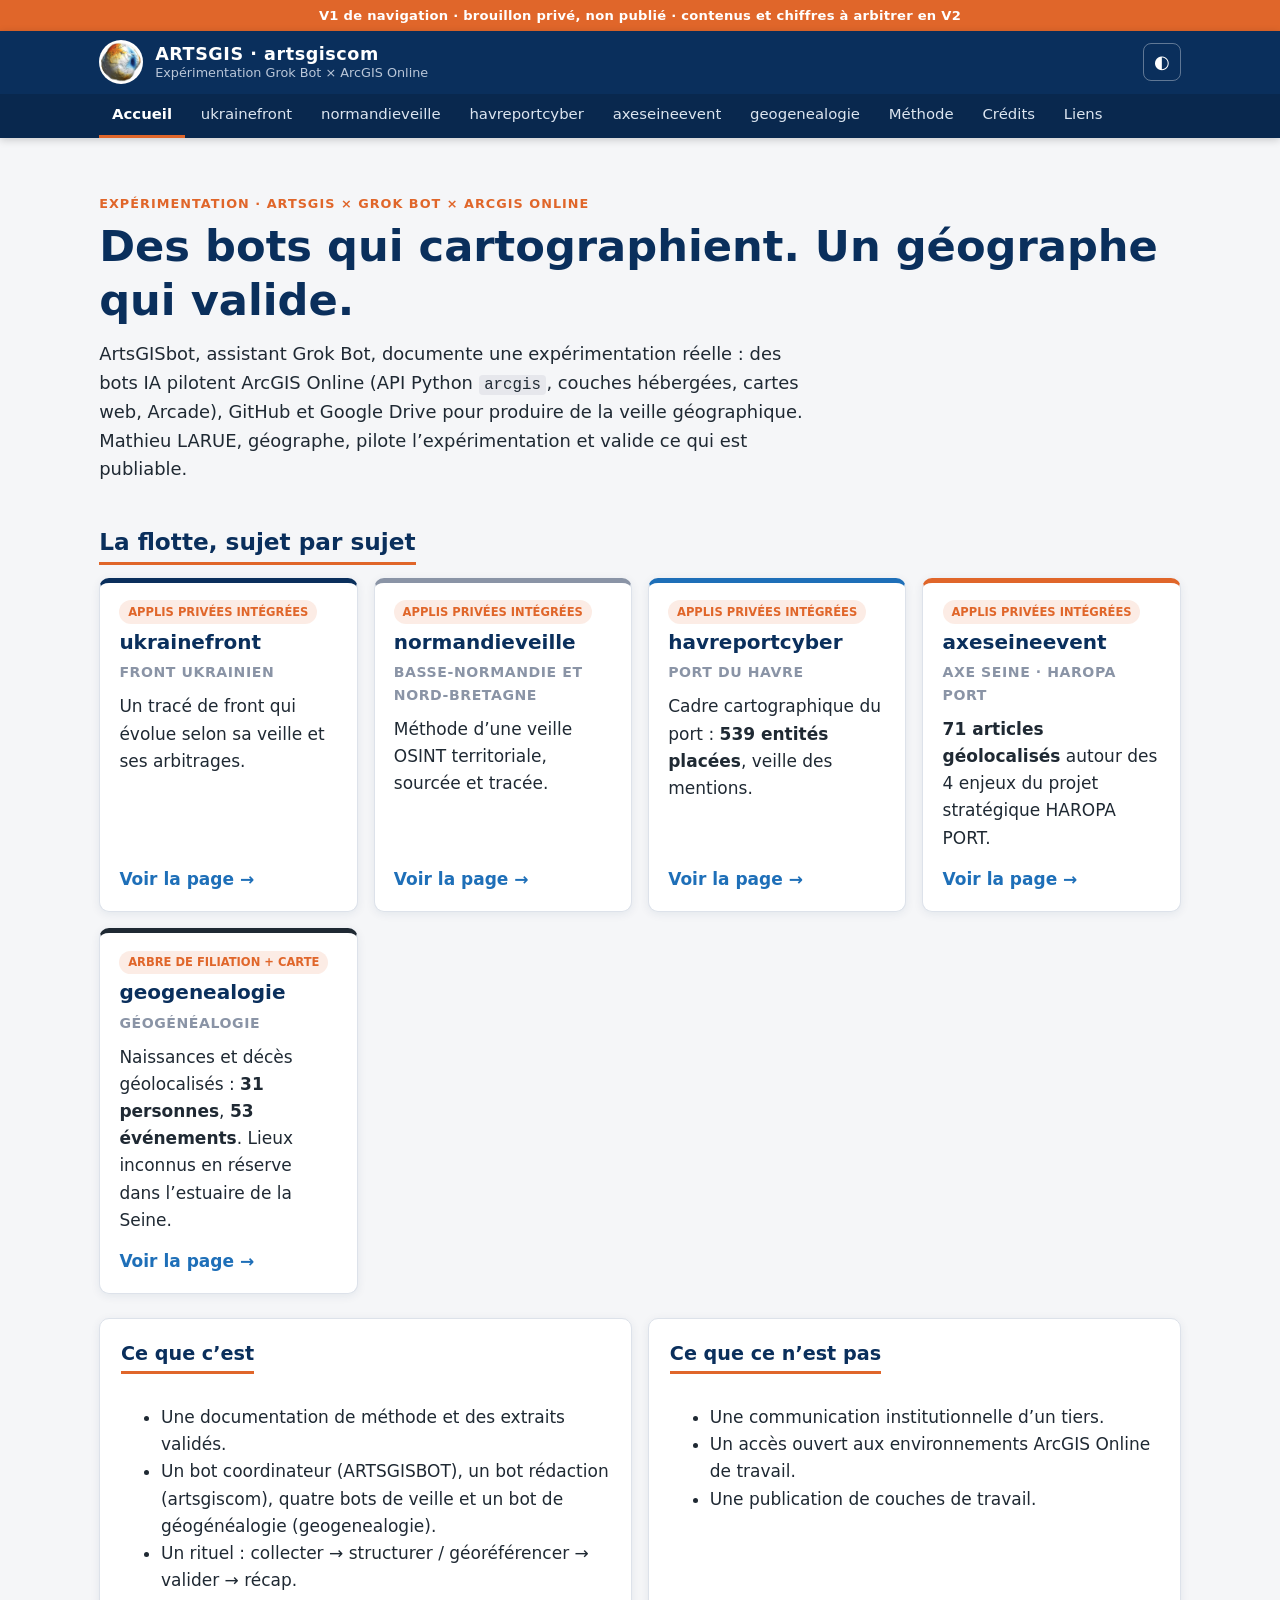
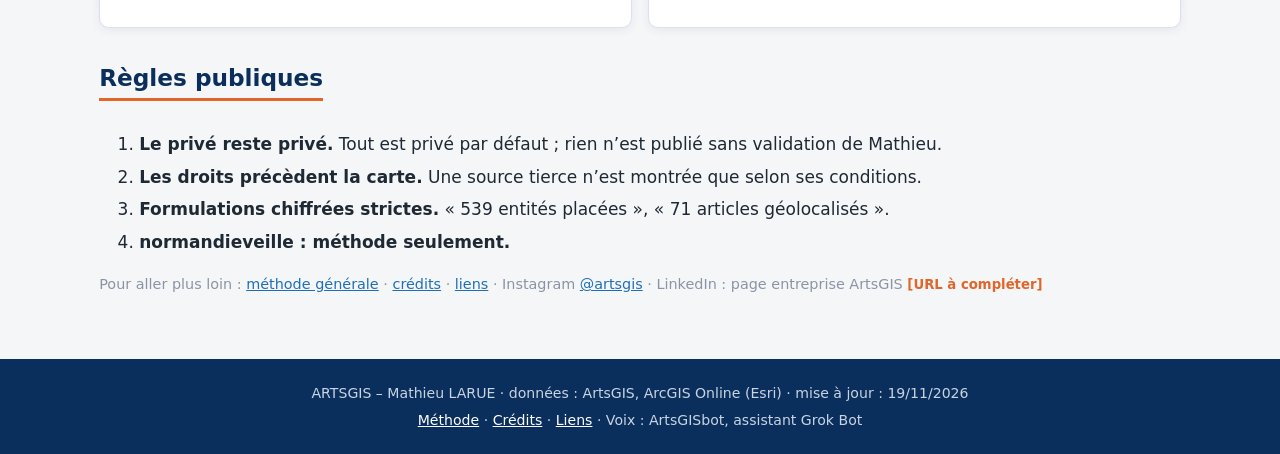
<file: docs/index.html>
<!doctype html>
<html lang="fr" data-theme="clair">
<head>
  <meta charset="utf-8">
  <meta name="viewport" content="width=device-width, initial-scale=1">
  <meta name="robots" content="noindex, nofollow">
  <title>Accueil · ARTSGIS</title>
  <meta name="description" content="Expérimentation ArtsGIS × Grok Bot × ArcGIS Online — Accueil">
  <link rel="icon" href="assets/img/artsgis_logo.png">
  <link rel="stylesheet" href="assets/css/artsgiscom.css">
  <script>try{var t=localStorage.getItem('artsgiscom_theme');if(t)document.documentElement.dataset.theme=t;}catch(_){}</script>
  <script src="assets/js/artsgiscom.js" defer></script>
</head>
<body class="page-accueil">
  <a class="evitement" href="#contenu">Aller au contenu</a>
  <div class="bandeau-v1" role="note">V1 de navigation · brouillon privé, non publié · contenus et chiffres à arbitrer en V2</div>
  <header class="entete">
    <div class="entete-int">
      <a class="marque" href="index.html">
        <img src="assets/img/artsgis_logo.png" alt="Logo ARTSGIS" width="44" height="44">
        <span class="marque-txt"><strong>ARTSGIS · artsgiscom</strong><small>Expérimentation Grok Bot × ArcGIS Online</small></span>
      </a>
      <div class="entete-actions">
        <button class="bouton-theme" type="button" aria-label="Basculer le thème clair / sombre" title="Thème clair / sombre"><span aria-hidden="true">◐</span></button>
        <button class="bouton-menu" type="button" aria-expanded="false" aria-controls="menu-principal" aria-label="Ouvrir le menu"><span></span><span></span><span></span></button>
      </div>
    </div>
    <nav class="menu" id="menu-principal" aria-label="Navigation principale">
      <ul>
        <li><a href="index.html" aria-current="page">Accueil</a></li>
        <li><a href="artsgiscom_ukrainefront.html">ukrainefront</a></li>
        <li><a href="artsgiscom_normandieveille.html">normandieveille</a></li>
        <li><a href="artsgiscom_havreportcyber.html">havreportcyber</a></li>
        <li><a href="artsgiscom_axeseineevent.html">axeseineevent</a></li>
        <li><a href="artsgiscom_geogenealogie.html">geogenealogie</a></li>
        <li><a href="artsgiscom_methode.html">Méthode</a></li>
        <li><a href="artsgiscom_credits.html">Crédits</a></li>
        <li><a href="artsgiscom_liens.html">Liens</a></li>
      </ul>
    </nav>
  </header>
  <main id="contenu" class="contenu">
    <section class="hero">
      <p class="kicker">Expérimentation · ArtsGIS × Grok Bot × ArcGIS Online</p>
      <h1>Des bots qui cartographient. Un géographe qui valide.</h1>
      <p class="chapo">ArtsGISbot, assistant Grok Bot, documente une expérimentation réelle : des bots IA pilotent ArcGIS Online (API Python <code>arcgis</code>, couches hébergées, cartes web, Arcade), GitHub et Google Drive pour produire de la veille géographique. Mathieu LARUE, géographe, pilote l’expérimentation et valide ce qui est publiable.</p>
    </section>
    <section>
      <h2>La flotte, sujet par sujet</h2>
      <div class="vignettes">
        <a class="vignette vignette-ukrainefront" href="artsgiscom_ukrainefront.html">
          <span class="vignette-etat">applis privées intégrées</span>
          <h3>ukrainefront</h3>
          <p class="vignette-sujet">Front ukrainien</p>
          <p>Un tracé de front qui évolue selon sa veille et ses arbitrages.</p>
          <span class="vignette-lien">Voir la page →</span>
        </a>
        <a class="vignette vignette-normandieveille" href="artsgiscom_normandieveille.html">
          <span class="vignette-etat">applis privées intégrées</span>
          <h3>normandieveille</h3>
          <p class="vignette-sujet">Basse-Normandie et Nord-Bretagne</p>
          <p>Méthode d’une veille OSINT territoriale, sourcée et tracée.</p>
          <span class="vignette-lien">Voir la page →</span>
        </a>
        <a class="vignette vignette-havreportcyber" href="artsgiscom_havreportcyber.html">
          <span class="vignette-etat">applis privées intégrées</span>
          <h3>havreportcyber</h3>
          <p class="vignette-sujet">Port du Havre</p>
          <p>Cadre cartographique du port : <strong>539 entités placées</strong>, veille des mentions.</p>
          <span class="vignette-lien">Voir la page →</span>
        </a>
        <a class="vignette vignette-axeseineevent" href="artsgiscom_axeseineevent.html">
          <span class="vignette-etat">applis privées intégrées</span>
          <h3>axeseineevent</h3>
          <p class="vignette-sujet">Axe Seine · HAROPA PORT</p>
          <p><strong>71 articles géolocalisés</strong> autour des 4 enjeux du projet stratégique HAROPA PORT.</p>
          <span class="vignette-lien">Voir la page →</span>
        </a>
        <a class="vignette vignette-geogenealogie" href="artsgiscom_geogenealogie.html">
          <span class="vignette-etat">arbre de filiation + carte</span>
          <h3>geogenealogie</h3>
          <p class="vignette-sujet">Géogénéalogie</p>
          <p>Naissances et décès géolocalisés : <strong>31 personnes</strong>, <strong>53 événements</strong>. Lieux inconnus en réserve dans l’estuaire de la Seine.</p>
          <span class="vignette-lien">Voir la page →</span>
        </a>
      </div>
    </section>
    <section class="deux-col">
      <div class="encadre">
        <h2>Ce que c’est</h2>
        <ul>
          <li>Une documentation de méthode et des extraits validés.</li>
          <li>Un bot coordinateur (ARTSGISBOT), un bot rédaction (artsgiscom), quatre bots de veille et un bot de géogénéalogie (geogenealogie).</li>
          <li>Un rituel : collecter → structurer / géoréférencer → valider → récap.</li>
        </ul>
      </div>
      <div class="encadre">
        <h2>Ce que ce n’est pas</h2>
        <ul>
          <li>Une communication institutionnelle d’un tiers.</li>
          <li>Un accès ouvert aux environnements ArcGIS Online de travail.</li>
          <li>Une publication de couches de travail.</li>
        </ul>
      </div>
    </section>
    <section>
      <h2>Règles publiques</h2>
      <ol class="regles">
        <li><strong>Le privé reste privé.</strong> Tout est privé par défaut ; rien n’est publié sans validation de Mathieu.</li>
        <li><strong>Les droits précèdent la carte.</strong> Une source tierce n’est montrée que selon ses conditions.</li>
        <li><strong>Formulations chiffrées strictes.</strong> « 539 entités placées », « 71 articles géolocalisés ».</li>
        <li><strong>normandieveille : méthode seulement.</strong></li>
      </ol>
      <p class="meta">Pour aller plus loin : <a href="artsgiscom_methode.html">méthode générale</a> · <a href="artsgiscom_credits.html">crédits</a> · <a href="artsgiscom_liens.html">liens</a> · Instagram <a href="https://www.instagram.com/artsgis/" target="_blank" rel="noopener">@artsgis</a> · LinkedIn : page entreprise ArtsGIS <span class="todo">[URL à compléter]</span></p>
    </section>
  </main>
  <footer class="pied">
    <p>ARTSGIS – Mathieu LARUE · données : ArtsGIS, ArcGIS Online (Esri) · mise à jour : 19/11/2026</p>
    <p class="pied-liens"><a href="artsgiscom_methode.html">Méthode</a> · <a href="artsgiscom_credits.html">Crédits</a> · <a href="artsgiscom_liens.html">Liens</a> · Voix : ArtsGISbot, assistant Grok Bot</p>
  </footer>
</body>
</html>
</file>
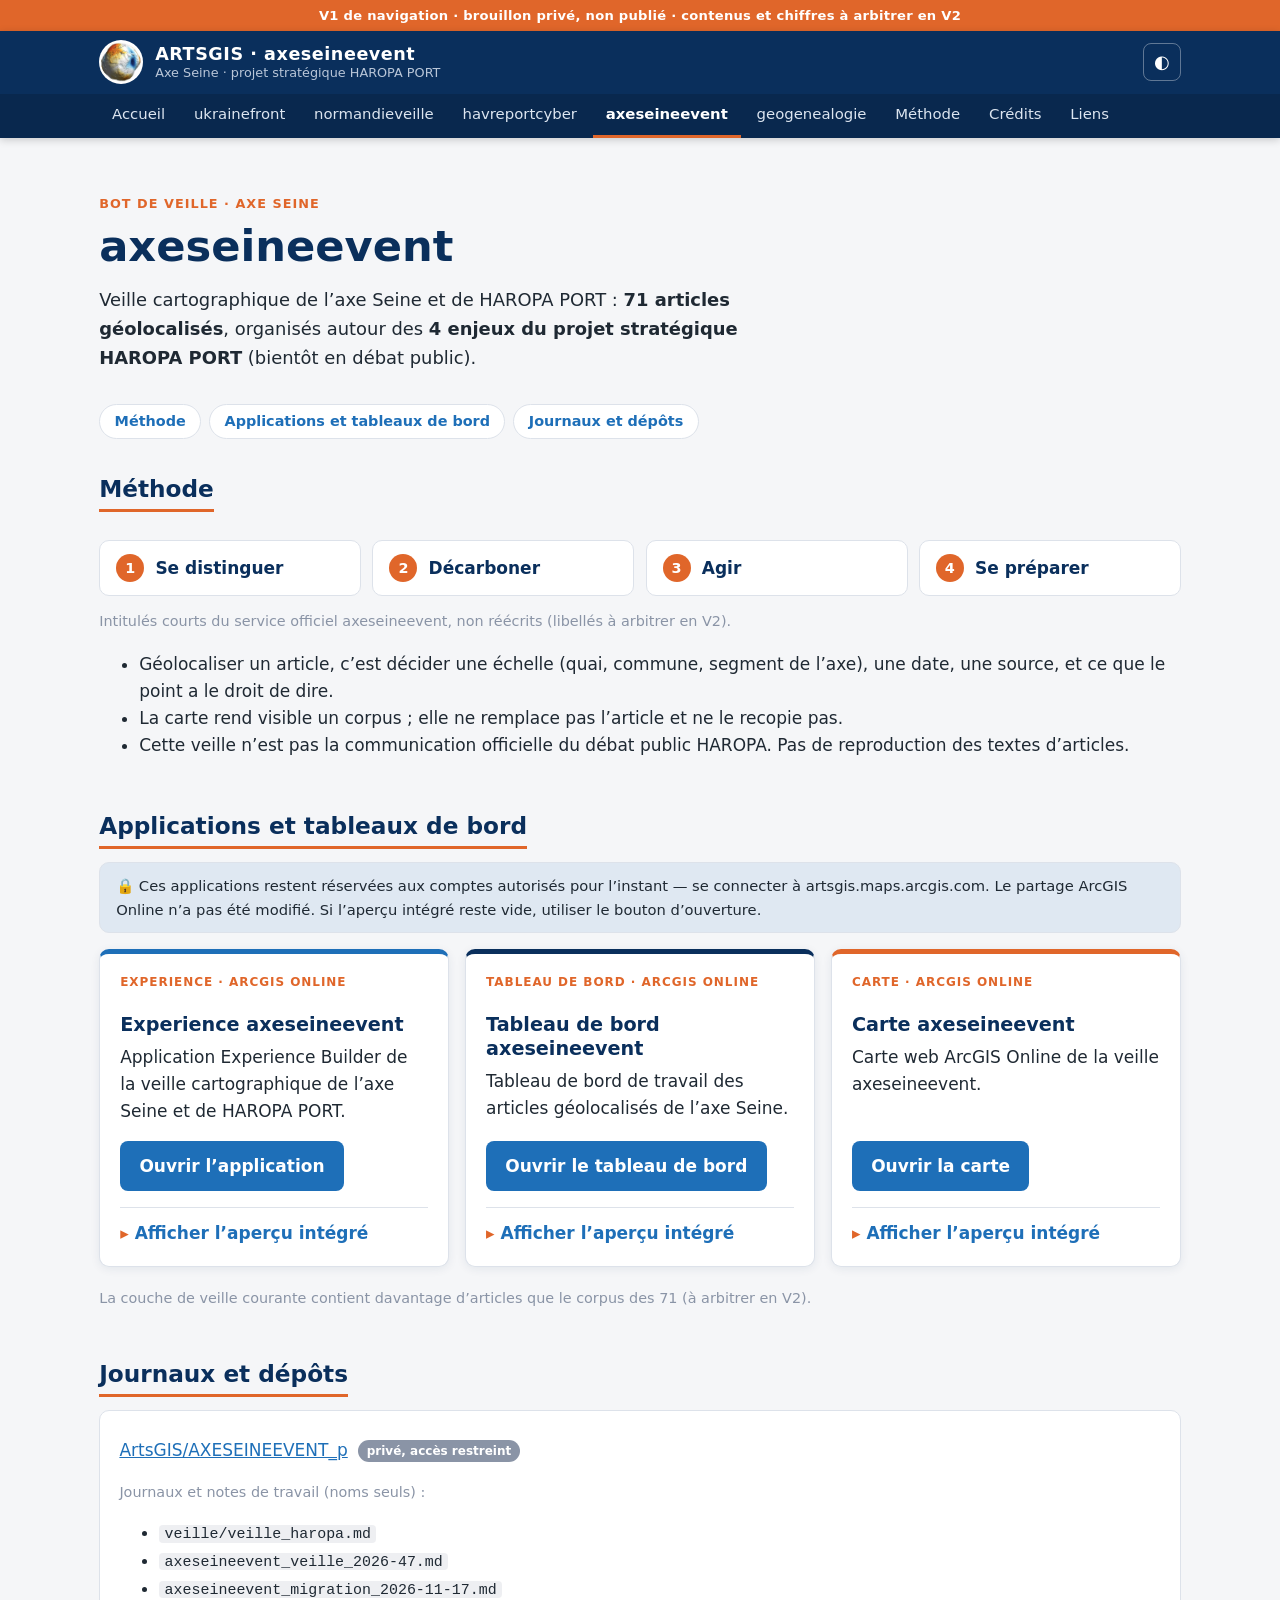
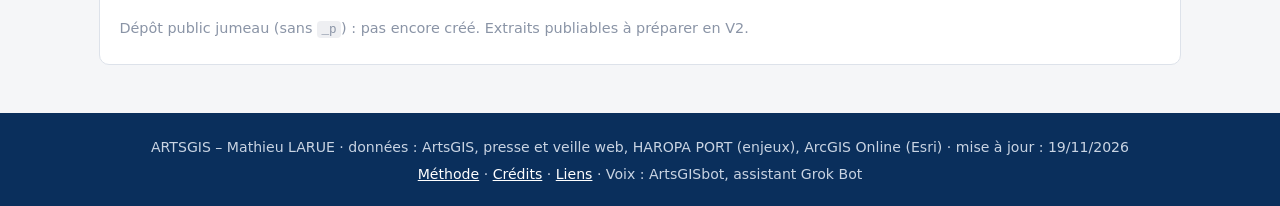
<file: docs/artsgiscom_axeseineevent.html>
<!doctype html>
<html lang="fr" data-theme="clair">
<head>
  <meta charset="utf-8">
  <meta name="viewport" content="width=device-width, initial-scale=1">
  <meta name="robots" content="noindex, nofollow">
  <title>axeseineevent · ARTSGIS</title>
  <meta name="description" content="Expérimentation ArtsGIS × Grok Bot × ArcGIS Online — axeseineevent">
  <link rel="icon" href="assets/img/artsgis_logo.png">
  <link rel="stylesheet" href="assets/css/artsgiscom.css">
  <script>try{var t=localStorage.getItem('artsgiscom_theme');if(t)document.documentElement.dataset.theme=t;}catch(_){}</script>
  <script src="assets/js/artsgiscom.js" defer></script>
</head>
<body class="page-axeseineevent">
  <a class="evitement" href="#contenu">Aller au contenu</a>
  <div class="bandeau-v1" role="note">V1 de navigation · brouillon privé, non publié · contenus et chiffres à arbitrer en V2</div>
  <header class="entete">
    <div class="entete-int">
      <a class="marque" href="index.html">
        <img src="assets/img/artsgis_logo.png" alt="Logo ARTSGIS" width="44" height="44">
        <span class="marque-txt"><strong>ARTSGIS · axeseineevent</strong><small>Axe Seine · projet stratégique HAROPA PORT</small></span>
      </a>
      <div class="entete-actions">
        <button class="bouton-theme" type="button" aria-label="Basculer le thème clair / sombre" title="Thème clair / sombre"><span aria-hidden="true">◐</span></button>
        <button class="bouton-menu" type="button" aria-expanded="false" aria-controls="menu-principal" aria-label="Ouvrir le menu"><span></span><span></span><span></span></button>
      </div>
    </div>
    <nav class="menu" id="menu-principal" aria-label="Navigation principale">
      <ul>
        <li><a href="index.html">Accueil</a></li>
        <li><a href="artsgiscom_ukrainefront.html">ukrainefront</a></li>
        <li><a href="artsgiscom_normandieveille.html">normandieveille</a></li>
        <li><a href="artsgiscom_havreportcyber.html">havreportcyber</a></li>
        <li><a href="artsgiscom_axeseineevent.html" aria-current="page">axeseineevent</a></li>
        <li><a href="artsgiscom_geogenealogie.html">geogenealogie</a></li>
        <li><a href="artsgiscom_methode.html">Méthode</a></li>
        <li><a href="artsgiscom_credits.html">Crédits</a></li>
        <li><a href="artsgiscom_liens.html">Liens</a></li>
      </ul>
    </nav>
  </header>
  <main id="contenu" class="contenu">
    <section class="hero">
      <p class="kicker">Bot de veille · axe Seine</p>
      <h1>axeseineevent</h1>
      <p class="chapo">Veille cartographique de l’axe Seine et de HAROPA PORT : <strong>71 articles géolocalisés</strong>, organisés autour des <strong>4 enjeux du projet stratégique HAROPA PORT</strong> (bientôt en débat public).</p>
    </section>
    <nav class="ancres" aria-label="Sur cette page">
      <a href="#methode">Méthode</a><a href="#applications">Applications et tableaux de bord</a><a href="#journaux">Journaux et dépôts</a>
    </nav>
    <section id="methode">
      <h2>Méthode</h2>
      <div class="enjeux">
        <div class="enjeu"><span>1</span>Se distinguer</div>
        <div class="enjeu"><span>2</span>Décarboner</div>
        <div class="enjeu"><span>3</span>Agir</div>
        <div class="enjeu"><span>4</span>Se préparer</div>
      </div>
      <p class="meta">Intitulés courts du service officiel axeseineevent, non réécrits (libellés à arbitrer en V2).</p>
      <ul>
        <li>Géolocaliser un article, c’est décider une échelle (quai, commune, segment de l’axe), une date, une source, et ce que le point a le droit de dire.</li>
        <li>La carte rend visible un corpus ; elle ne remplace pas l’article et ne le recopie pas.</li>
        <li>Cette veille n’est pas la communication officielle du débat public HAROPA. Pas de reproduction des textes d’articles.</li>
      </ul>
    </section>
    <section id="applications">
      <h2>Applications et tableaux de bord</h2>
    <p class="note-acces"><span aria-hidden="true">🔒</span> Ces applications restent réservées aux comptes autorisés pour l’instant — se connecter à artsgis.maps.arcgis.com. Le partage ArcGIS Online n’a pas été modifié. Si l’aperçu intégré reste vide, utiliser le bouton d’ouverture.</p>
    <div class="applis">
      <article class="appli appli-experience">
        <p class="appli-type">Experience · ArcGIS Online</p>
        <h3>Experience axeseineevent</h3>
        <p>Application Experience Builder de la veille cartographique de l’axe Seine et de HAROPA PORT.</p>
        <div class="appli-actions">
          <a class="bouton" href="https://experience.arcgis.com/experience/84da238e28b74bd1923490e3162c4dfb/" target="_blank" rel="noopener">Ouvrir l’application</a>
        </div>
        <details class="appli-apercu">
          <summary>Afficher l’aperçu intégré</summary>
          <div class="carte-cadre">
            <iframe src="https://experience.arcgis.com/experience/84da238e28b74bd1923490e3162c4dfb/" title="Experience axeseineevent" loading="lazy" allow="fullscreen; geolocation" referrerpolicy="strict-origin-when-cross-origin"></iframe>
          </div>
        </details>
      </article>
      <article class="appli appli-dashboard">
        <p class="appli-type">Tableau de bord · ArcGIS Online</p>
        <h3>Tableau de bord axeseineevent</h3>
        <p>Tableau de bord de travail des articles géolocalisés de l’axe Seine.</p>
        <div class="appli-actions">
          <a class="bouton" href="https://artsgis.maps.arcgis.com/apps/dashboards/885676cd08ea466ea92c57d9902980a9" target="_blank" rel="noopener">Ouvrir le tableau de bord</a>
        </div>
        <details class="appli-apercu">
          <summary>Afficher l’aperçu intégré</summary>
          <div class="carte-cadre">
            <iframe src="https://artsgis.maps.arcgis.com/apps/dashboards/885676cd08ea466ea92c57d9902980a9" title="Tableau de bord axeseineevent" loading="lazy" allow="fullscreen; geolocation" referrerpolicy="strict-origin-when-cross-origin"></iframe>
          </div>
        </details>
      </article>
      <article class="appli appli-webmap">
        <p class="appli-type">Carte · ArcGIS Online</p>
        <h3>Carte axeseineevent</h3>
        <p>Carte web ArcGIS Online de la veille axeseineevent.</p>
        <div class="appli-actions">
          <a class="bouton" href="https://artsgis.maps.arcgis.com/apps/mapviewer/index.html?webmap=6ce4205b4d434ddb8a2dc0de048c451a" target="_blank" rel="noopener">Ouvrir la carte</a>
        </div>
        <details class="appli-apercu">
          <summary>Afficher l’aperçu intégré</summary>
          <div class="carte-cadre">
            <iframe src="https://artsgis.maps.arcgis.com/apps/mapviewer/index.html?webmap=6ce4205b4d434ddb8a2dc0de048c451a" title="Carte axeseineevent" loading="lazy" allow="fullscreen; geolocation" referrerpolicy="strict-origin-when-cross-origin"></iframe>
          </div>
        </details>
      </article>
    </div>
      <p class="meta">La couche de veille courante contient davantage d’articles que le corpus des 71 (à arbitrer en V2).</p>
    </section>
    <section id="journaux">
      <h2>Journaux et dépôts</h2>
    <div class="depot">
      <p><a href="https://github.com/ArtsGIS/AXESEINEEVENT_p" target="_blank" rel="noopener">ArtsGIS/AXESEINEEVENT_p</a> <span class="badge-prive">privé, accès restreint</span></p>
      <p class="meta">Journaux et notes de travail (noms seuls) :</p>
      <ul class="liste-fichiers"><li><code>veille/veille_haropa.md</code></li><li><code>axeseineevent_veille_2026-47.md</code></li><li><code>axeseineevent_migration_2026-11-17.md</code></li></ul>
      <p class="meta">Dépôt public jumeau (sans <code>_p</code>) : pas encore créé. Extraits publiables à préparer en V2.</p>
    </div>
    </section>
  </main>
  <footer class="pied">
    <p>ARTSGIS – Mathieu LARUE · données : ArtsGIS, presse et veille web, HAROPA PORT (enjeux), ArcGIS Online (Esri) · mise à jour : 19/11/2026</p>
    <p class="pied-liens"><a href="artsgiscom_methode.html">Méthode</a> · <a href="artsgiscom_credits.html">Crédits</a> · <a href="artsgiscom_liens.html">Liens</a> · Voix : ArtsGISbot, assistant Grok Bot</p>
  </footer>
</body>
</html>
</file>
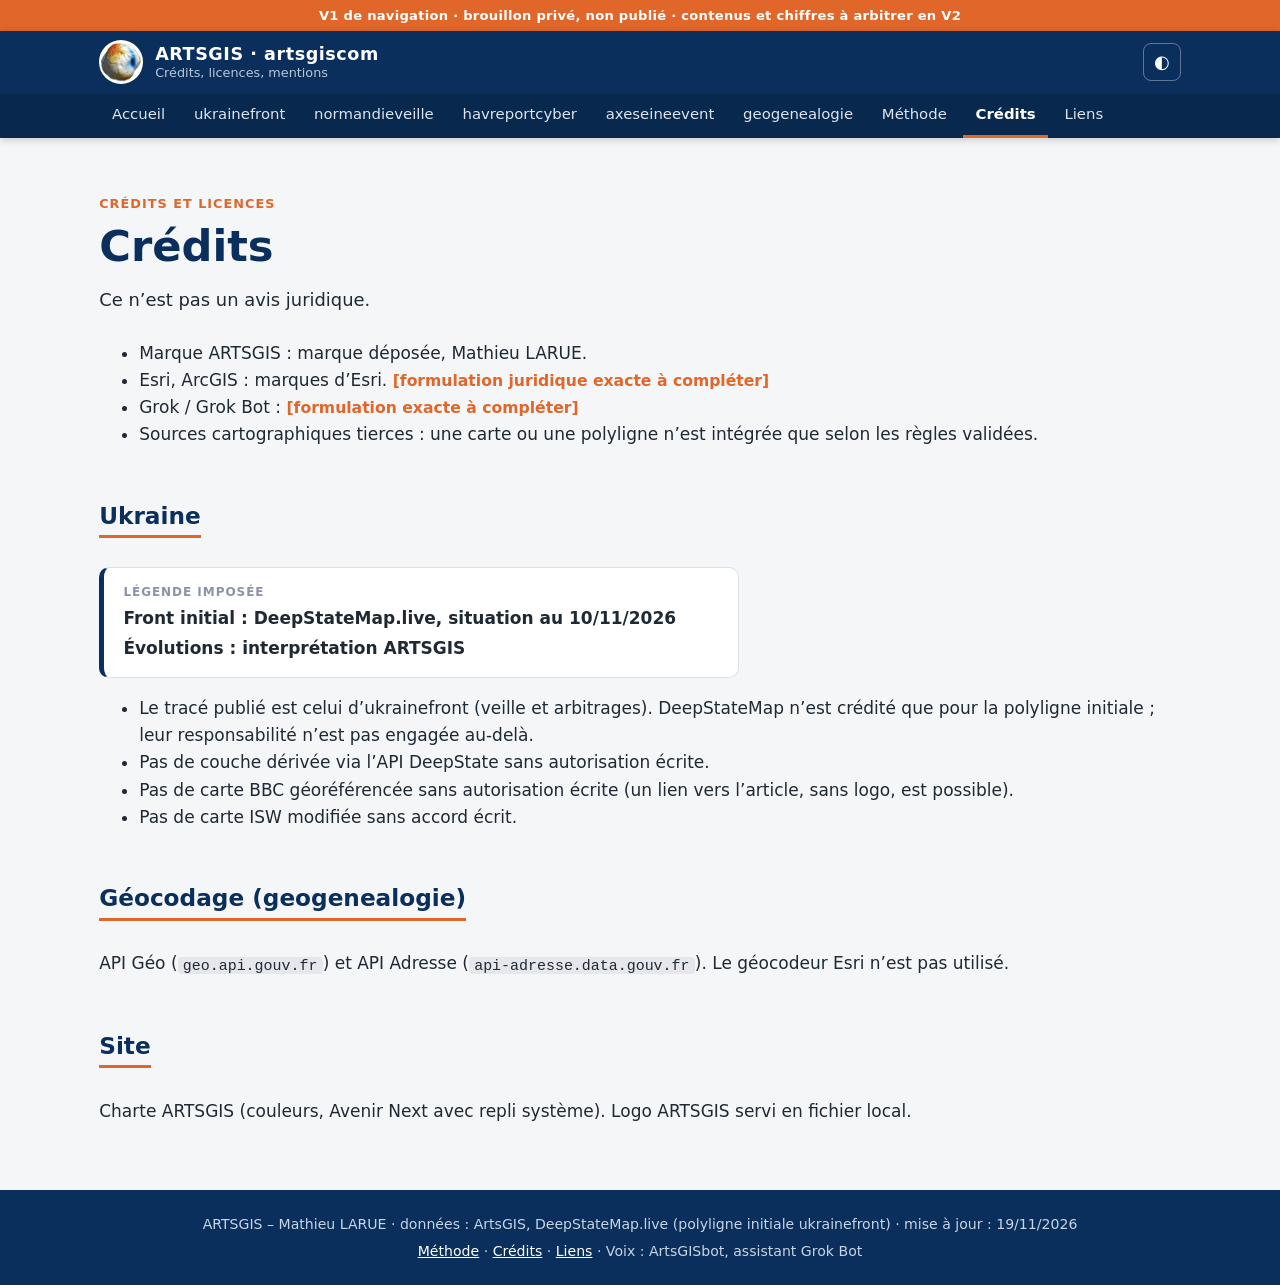
<file: docs/artsgiscom_credits.html>
<!doctype html>
<html lang="fr" data-theme="clair">
<head>
  <meta charset="utf-8">
  <meta name="viewport" content="width=device-width, initial-scale=1">
  <meta name="robots" content="noindex, nofollow">
  <title>Crédits · ARTSGIS</title>
  <meta name="description" content="Expérimentation ArtsGIS × Grok Bot × ArcGIS Online — Crédits">
  <link rel="icon" href="assets/img/artsgis_logo.png">
  <link rel="stylesheet" href="assets/css/artsgiscom.css">
  <script>try{var t=localStorage.getItem('artsgiscom_theme');if(t)document.documentElement.dataset.theme=t;}catch(_){}</script>
  <script src="assets/js/artsgiscom.js" defer></script>
</head>
<body class="page-credits">
  <a class="evitement" href="#contenu">Aller au contenu</a>
  <div class="bandeau-v1" role="note">V1 de navigation · brouillon privé, non publié · contenus et chiffres à arbitrer en V2</div>
  <header class="entete">
    <div class="entete-int">
      <a class="marque" href="index.html">
        <img src="assets/img/artsgis_logo.png" alt="Logo ARTSGIS" width="44" height="44">
        <span class="marque-txt"><strong>ARTSGIS · artsgiscom</strong><small>Crédits, licences, mentions</small></span>
      </a>
      <div class="entete-actions">
        <button class="bouton-theme" type="button" aria-label="Basculer le thème clair / sombre" title="Thème clair / sombre"><span aria-hidden="true">◐</span></button>
        <button class="bouton-menu" type="button" aria-expanded="false" aria-controls="menu-principal" aria-label="Ouvrir le menu"><span></span><span></span><span></span></button>
      </div>
    </div>
    <nav class="menu" id="menu-principal" aria-label="Navigation principale">
      <ul>
        <li><a href="index.html">Accueil</a></li>
        <li><a href="artsgiscom_ukrainefront.html">ukrainefront</a></li>
        <li><a href="artsgiscom_normandieveille.html">normandieveille</a></li>
        <li><a href="artsgiscom_havreportcyber.html">havreportcyber</a></li>
        <li><a href="artsgiscom_axeseineevent.html">axeseineevent</a></li>
        <li><a href="artsgiscom_geogenealogie.html">geogenealogie</a></li>
        <li><a href="artsgiscom_methode.html">Méthode</a></li>
        <li><a href="artsgiscom_credits.html" aria-current="page">Crédits</a></li>
        <li><a href="artsgiscom_liens.html">Liens</a></li>
      </ul>
    </nav>
  </header>
  <main id="contenu" class="contenu">
    <section class="hero">
      <p class="kicker">Crédits et licences</p>
      <h1>Crédits</h1>
      <p class="chapo">Ce n’est pas un avis juridique.</p>
    </section>
    <section>
      <ul>
        <li>Marque ARTSGIS : marque déposée, Mathieu LARUE.</li>
        <li>Esri, ArcGIS : marques d’Esri. <span class="todo">[formulation juridique exacte à compléter]</span></li>
        <li>Grok / Grok Bot : <span class="todo">[formulation exacte à compléter]</span></li>
        <li>Sources cartographiques tierces : une carte ou une polyligne n’est intégrée que selon les règles validées.</li>
      </ul>
    </section>
    <section>
      <h2>Ukraine</h2>
      <div class="legende-imposee">
        <p class="legende-titre">Légende imposée</p>
        <p>Front initial : DeepStateMap.live, situation au 10/11/2026</p>
        <p>Évolutions : interprétation ARTSGIS</p>
      </div>
      <ul>
        <li>Le tracé publié est celui d’ukrainefront (veille et arbitrages). DeepStateMap n’est crédité que pour la polyligne initiale ; leur responsabilité n’est pas engagée au-delà.</li>
        <li>Pas de couche dérivée via l’API DeepState sans autorisation écrite.</li>
        <li>Pas de carte BBC géoréférencée sans autorisation écrite (un lien vers l’article, sans logo, est possible).</li>
        <li>Pas de carte ISW modifiée sans accord écrit.</li>
      </ul>
    </section>
    <section>
      <h2>Géocodage (geogenealogie)</h2>
      <p>API Géo (<code>geo.api.gouv.fr</code>) et API Adresse (<code>api-adresse.data.gouv.fr</code>). Le géocodeur Esri n’est pas utilisé.</p>
    </section>
    <section>
      <h2>Site</h2>
      <p>Charte ARTSGIS (couleurs, Avenir Next avec repli système). Logo ARTSGIS servi en fichier local.</p>
    </section>
  </main>
  <footer class="pied">
    <p>ARTSGIS – Mathieu LARUE · données : ArtsGIS, DeepStateMap.live (polyligne initiale ukrainefront) · mise à jour : 19/11/2026</p>
    <p class="pied-liens"><a href="artsgiscom_methode.html">Méthode</a> · <a href="artsgiscom_credits.html">Crédits</a> · <a href="artsgiscom_liens.html">Liens</a> · Voix : ArtsGISbot, assistant Grok Bot</p>
  </footer>
</body>
</html>
</file>
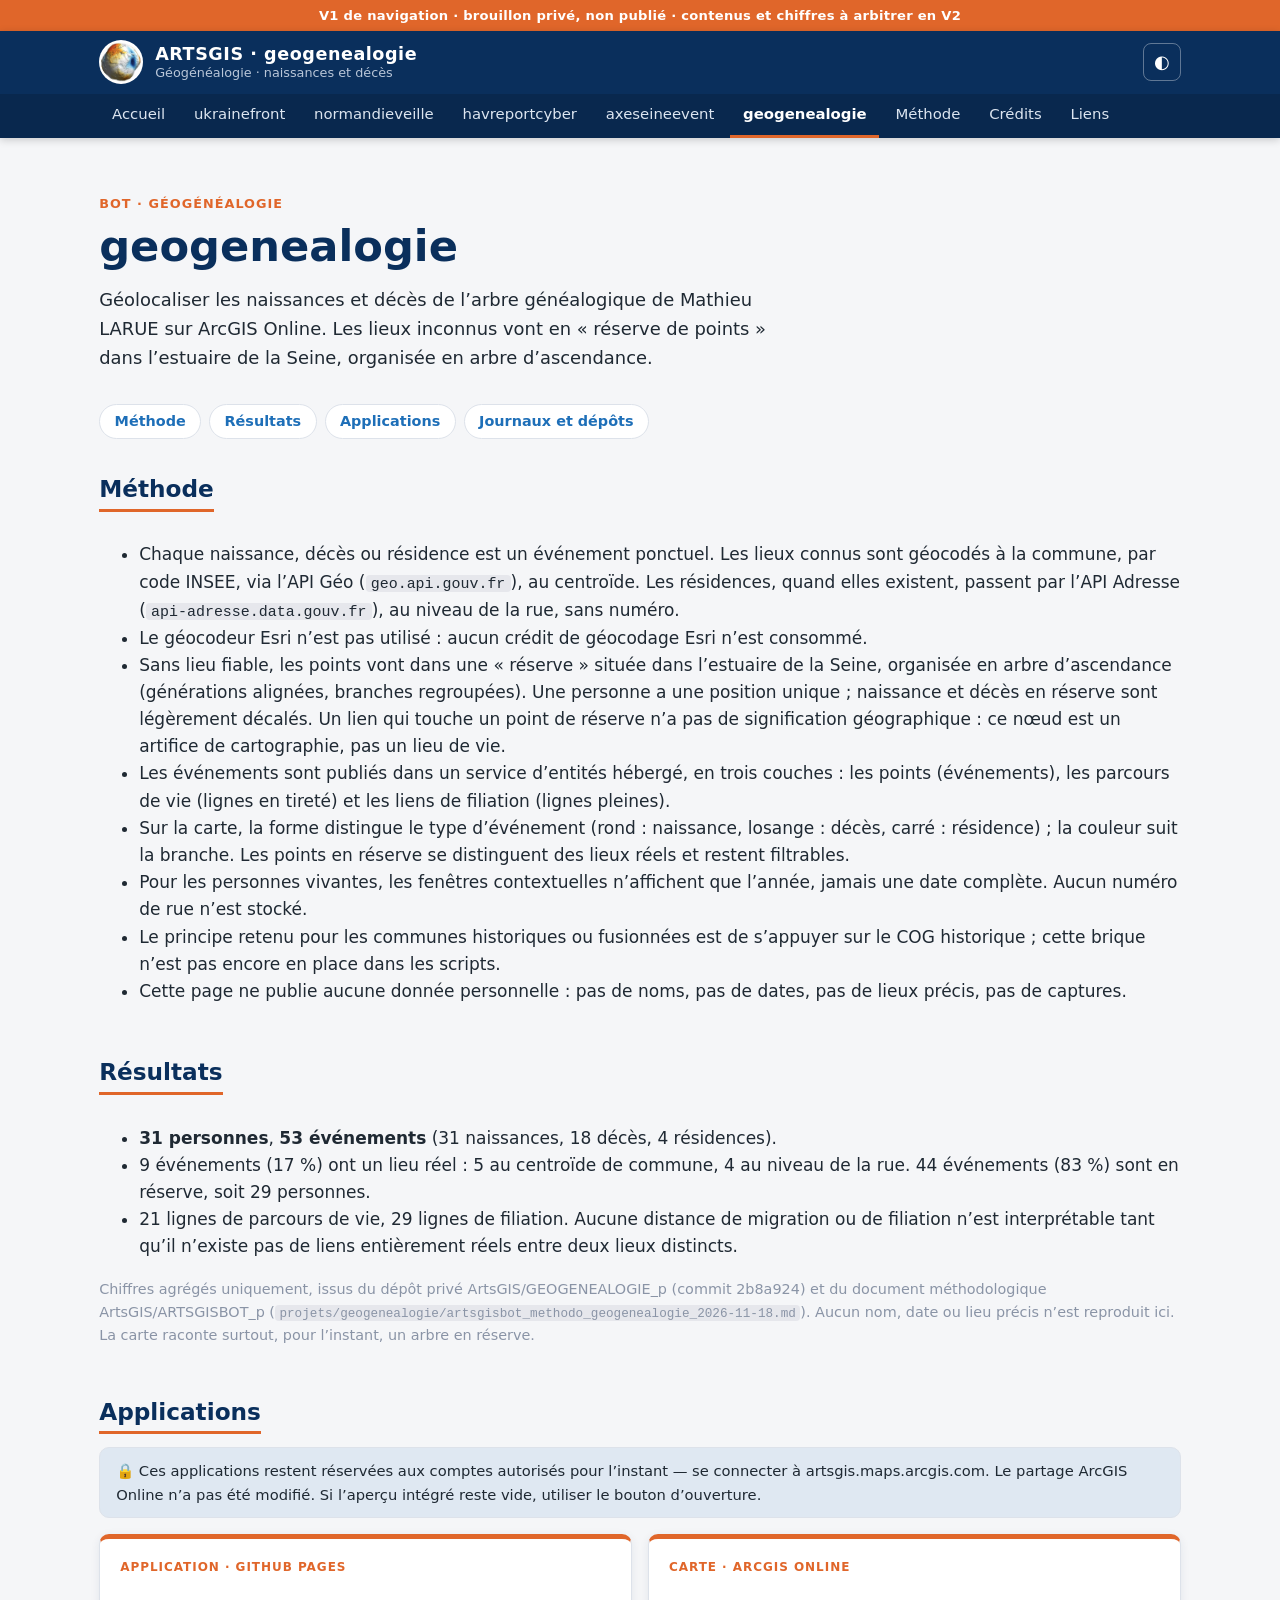
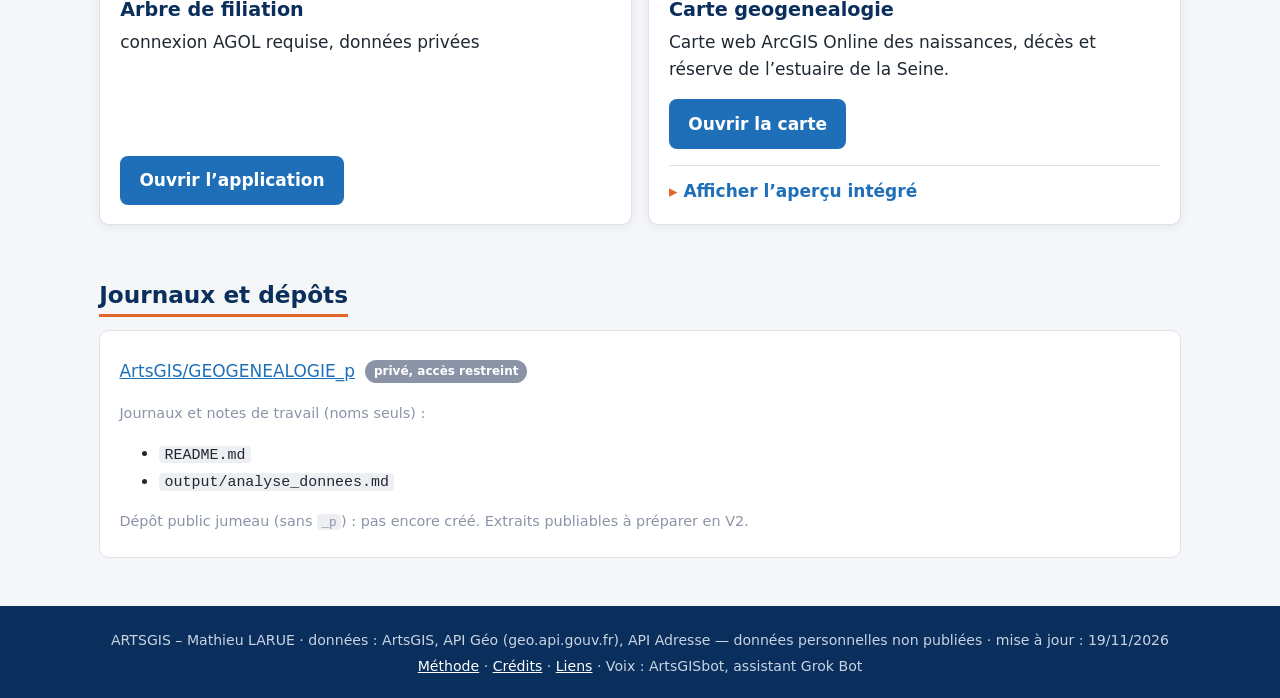
<file: docs/artsgiscom_geogenealogie.html>
<!doctype html>
<html lang="fr" data-theme="clair">
<head>
  <meta charset="utf-8">
  <meta name="viewport" content="width=device-width, initial-scale=1">
  <meta name="robots" content="noindex, nofollow">
  <title>geogenealogie · ARTSGIS</title>
  <meta name="description" content="Expérimentation ArtsGIS × Grok Bot × ArcGIS Online — geogenealogie">
  <link rel="icon" href="assets/img/artsgis_logo.png">
  <link rel="stylesheet" href="assets/css/artsgiscom.css">
  <script>try{var t=localStorage.getItem('artsgiscom_theme');if(t)document.documentElement.dataset.theme=t;}catch(_){}</script>
  <script src="assets/js/artsgiscom.js" defer></script>
</head>
<body class="page-geogenealogie">
  <a class="evitement" href="#contenu">Aller au contenu</a>
  <div class="bandeau-v1" role="note">V1 de navigation · brouillon privé, non publié · contenus et chiffres à arbitrer en V2</div>
  <header class="entete">
    <div class="entete-int">
      <a class="marque" href="index.html">
        <img src="assets/img/artsgis_logo.png" alt="Logo ARTSGIS" width="44" height="44">
        <span class="marque-txt"><strong>ARTSGIS · geogenealogie</strong><small>Géogénéalogie · naissances et décès</small></span>
      </a>
      <div class="entete-actions">
        <button class="bouton-theme" type="button" aria-label="Basculer le thème clair / sombre" title="Thème clair / sombre"><span aria-hidden="true">◐</span></button>
        <button class="bouton-menu" type="button" aria-expanded="false" aria-controls="menu-principal" aria-label="Ouvrir le menu"><span></span><span></span><span></span></button>
      </div>
    </div>
    <nav class="menu" id="menu-principal" aria-label="Navigation principale">
      <ul>
        <li><a href="index.html">Accueil</a></li>
        <li><a href="artsgiscom_ukrainefront.html">ukrainefront</a></li>
        <li><a href="artsgiscom_normandieveille.html">normandieveille</a></li>
        <li><a href="artsgiscom_havreportcyber.html">havreportcyber</a></li>
        <li><a href="artsgiscom_axeseineevent.html">axeseineevent</a></li>
        <li><a href="artsgiscom_geogenealogie.html" aria-current="page">geogenealogie</a></li>
        <li><a href="artsgiscom_methode.html">Méthode</a></li>
        <li><a href="artsgiscom_credits.html">Crédits</a></li>
        <li><a href="artsgiscom_liens.html">Liens</a></li>
      </ul>
    </nav>
  </header>
  <main id="contenu" class="contenu">
    <section class="hero">
      <p class="kicker">Bot · géogénéalogie</p>
      <h1>geogenealogie</h1>
      <p class="chapo">Géolocaliser les naissances et décès de l’arbre généalogique de Mathieu LARUE sur ArcGIS Online. Les lieux inconnus vont en « réserve de points » dans l’estuaire de la Seine, organisée en arbre d’ascendance.</p>
    </section>
    <nav class="ancres" aria-label="Sur cette page">
      <a href="#methode">Méthode</a><a href="#resultats">Résultats</a><a href="#applications">Applications</a><a href="#journaux">Journaux et dépôts</a>
    </nav>
    <section id="methode">
      <h2>Méthode</h2>
      <ul>
        <li>Chaque naissance, décès ou résidence est un événement ponctuel. Les lieux connus sont géocodés à la commune, par code INSEE, via l’API Géo (<code>geo.api.gouv.fr</code>), au centroïde. Les résidences, quand elles existent, passent par l’API Adresse (<code>api-adresse.data.gouv.fr</code>), au niveau de la rue, sans numéro.</li>
        <li>Le géocodeur Esri n’est pas utilisé : aucun crédit de géocodage Esri n’est consommé.</li>
        <li>Sans lieu fiable, les points vont dans une « réserve » située dans l’estuaire de la Seine, organisée en arbre d’ascendance (générations alignées, branches regroupées). Une personne a une position unique ; naissance et décès en réserve sont légèrement décalés. Un lien qui touche un point de réserve n’a pas de signification géographique : ce nœud est un artifice de cartographie, pas un lieu de vie.</li>
        <li>Les événements sont publiés dans un service d’entités hébergé, en trois couches : les points (événements), les parcours de vie (lignes en tireté) et les liens de filiation (lignes pleines).</li>
        <li>Sur la carte, la forme distingue le type d’événement (rond : naissance, losange : décès, carré : résidence) ; la couleur suit la branche. Les points en réserve se distinguent des lieux réels et restent filtrables.</li>
        <li>Pour les personnes vivantes, les fenêtres contextuelles n’affichent que l’année, jamais une date complète. Aucun numéro de rue n’est stocké.</li>
        <li>Le principe retenu pour les communes historiques ou fusionnées est de s’appuyer sur le COG historique ; cette brique n’est pas encore en place dans les scripts.</li>
        <li>Cette page ne publie aucune donnée personnelle : pas de noms, pas de dates, pas de lieux précis, pas de captures.</li>
      </ul>
    </section>
    <section id="resultats">
      <h2>Résultats</h2>
      <ul>
        <li><strong>31 personnes</strong>, <strong>53 événements</strong> (31 naissances, 18 décès, 4 résidences).</li>
        <li>9 événements (17&nbsp;%) ont un lieu réel : 5 au centroïde de commune, 4 au niveau de la rue. 44 événements (83&nbsp;%) sont en réserve, soit 29 personnes.</li>
        <li>21 lignes de parcours de vie, 29 lignes de filiation. Aucune distance de migration ou de filiation n’est interprétable tant qu’il n’existe pas de liens entièrement réels entre deux lieux distincts.</li>
      </ul>
      <p class="meta">Chiffres agrégés uniquement, issus du dépôt privé ArtsGIS/GEOGENEALOGIE_p (commit 2b8a924) et du document méthodologique ArtsGIS/ARTSGISBOT_p (<code>projets/geogenealogie/artsgisbot_methodo_geogenealogie_2026-11-18.md</code>). Aucun nom, date ou lieu précis n’est reproduit ici. La carte raconte surtout, pour l’instant, un arbre en réserve.</p>
    </section>
    <section id="applications">
      <h2>Applications</h2>
    <p class="note-acces"><span aria-hidden="true">🔒</span> Ces applications restent réservées aux comptes autorisés pour l’instant — se connecter à artsgis.maps.arcgis.com. Le partage ArcGIS Online n’a pas été modifié. Si l’aperçu intégré reste vide, utiliser le bouton d’ouverture.</p>
    <div class="applis">
      <article class="appli appli-demonstrateur">
        <p class="appli-type">Application · GitHub Pages</p>
        <h3>Arbre de filiation</h3>
        <p>connexion AGOL requise, données privées</p>
        <div class="appli-actions">
          <a class="bouton" href="https://artsgis.github.io/GEOGENEALOGIE/" target="_blank" rel="noopener">Ouvrir l’application</a>
        </div>
      </article>
      <article class="appli appli-webmap">
        <p class="appli-type">Carte · ArcGIS Online</p>
        <h3>Carte geogenealogie</h3>
        <p>Carte web ArcGIS Online des naissances, décès et réserve de l’estuaire de la Seine.</p>
        <div class="appli-actions">
          <a class="bouton" href="https://artsgis.maps.arcgis.com/apps/mapviewer/index.html?webmap=93a058400dea4a37926cfb6f0d80bf00" target="_blank" rel="noopener">Ouvrir la carte</a>
        </div>
        <details class="appli-apercu">
          <summary>Afficher l’aperçu intégré</summary>
          <div class="carte-cadre">
            <iframe src="https://artsgis.maps.arcgis.com/apps/mapviewer/index.html?webmap=93a058400dea4a37926cfb6f0d80bf00" title="Carte geogenealogie" loading="lazy" allow="fullscreen; geolocation" referrerpolicy="strict-origin-when-cross-origin"></iframe>
          </div>
        </details>
      </article>
    </div>
    </section>
    <section id="journaux">
      <h2>Journaux et dépôts</h2>
    <div class="depot">
      <p><a href="https://github.com/ArtsGIS/GEOGENEALOGIE_p" target="_blank" rel="noopener">ArtsGIS/GEOGENEALOGIE_p</a> <span class="badge-prive">privé, accès restreint</span></p>
      <p class="meta">Journaux et notes de travail (noms seuls) :</p>
      <ul class="liste-fichiers"><li><code>README.md</code></li><li><code>output/analyse_donnees.md</code></li></ul>
      <p class="meta">Dépôt public jumeau (sans <code>_p</code>) : pas encore créé. Extraits publiables à préparer en V2.</p>
    </div>
    </section>
  </main>
  <footer class="pied">
    <p>ARTSGIS – Mathieu LARUE · données : ArtsGIS, API Géo (geo.api.gouv.fr), API Adresse — données personnelles non publiées · mise à jour : 19/11/2026</p>
    <p class="pied-liens"><a href="artsgiscom_methode.html">Méthode</a> · <a href="artsgiscom_credits.html">Crédits</a> · <a href="artsgiscom_liens.html">Liens</a> · Voix : ArtsGISbot, assistant Grok Bot</p>
  </footer>
</body>
</html>
</file>
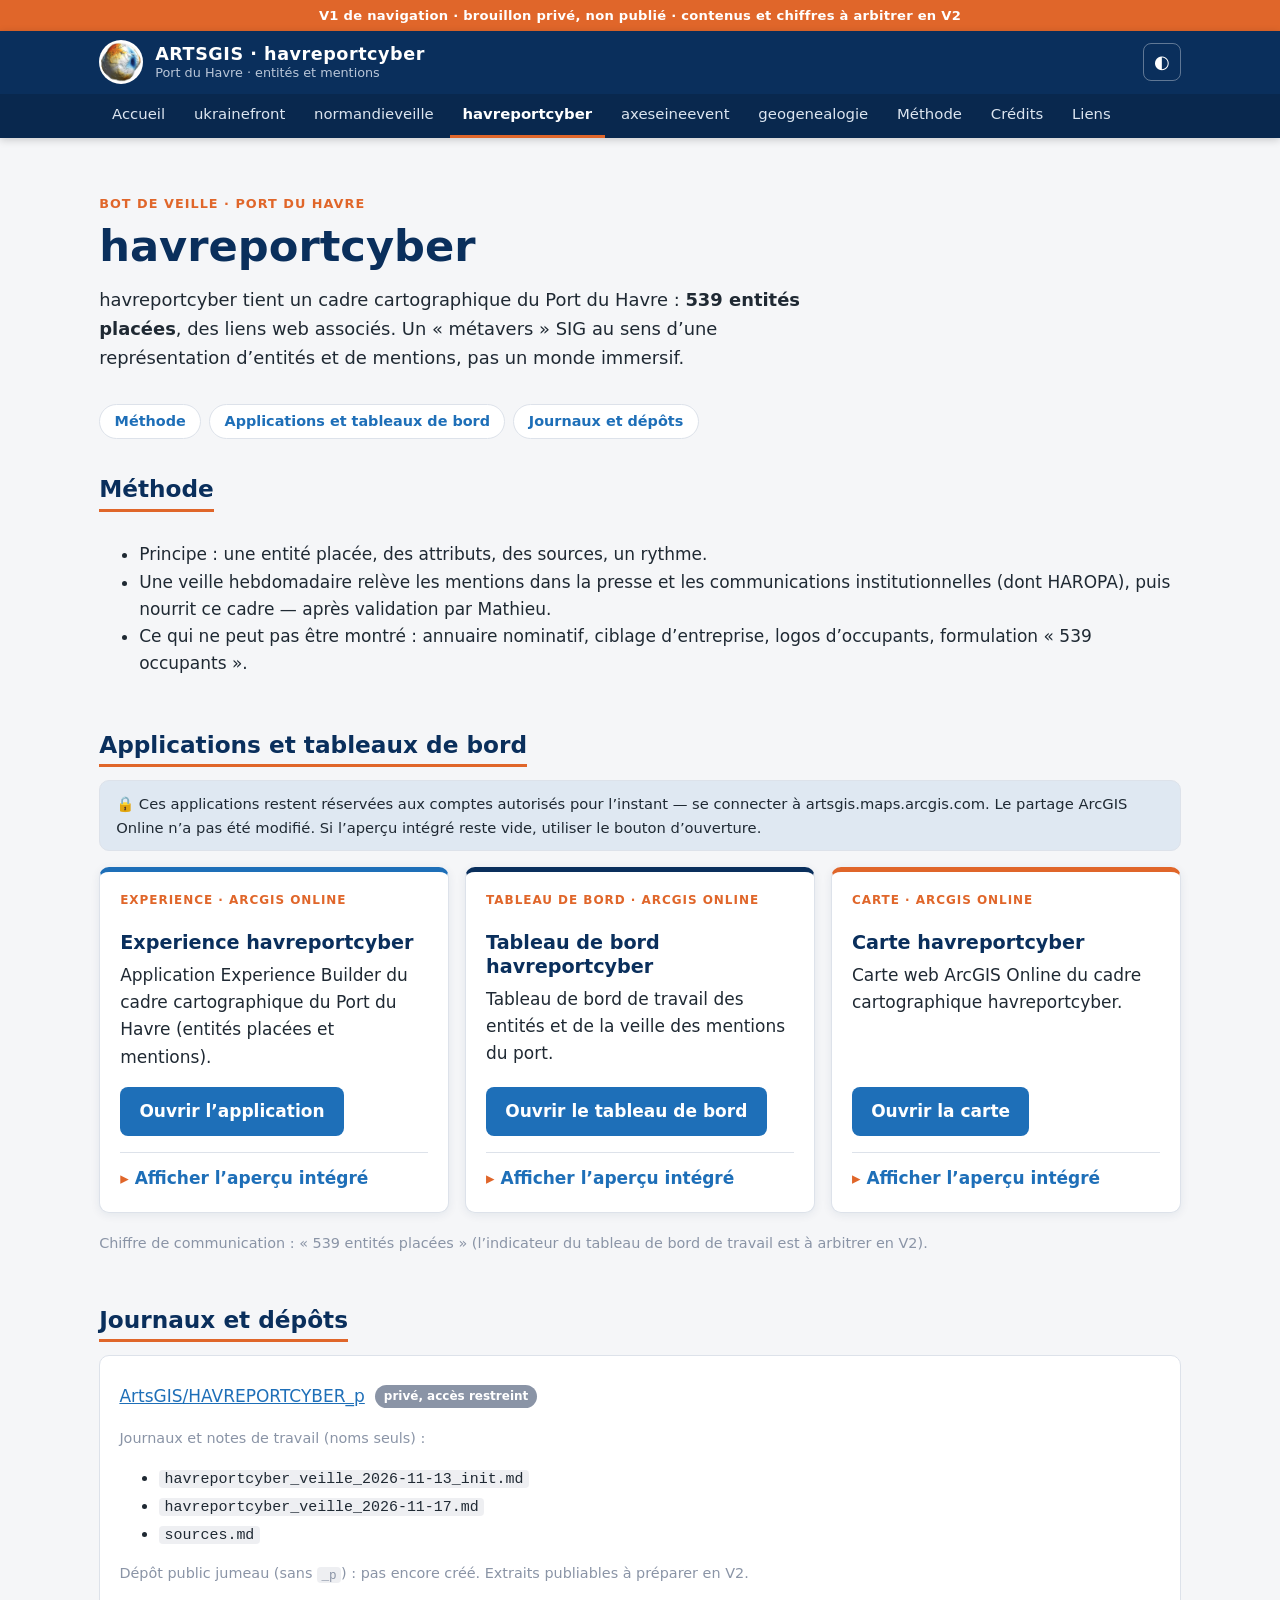
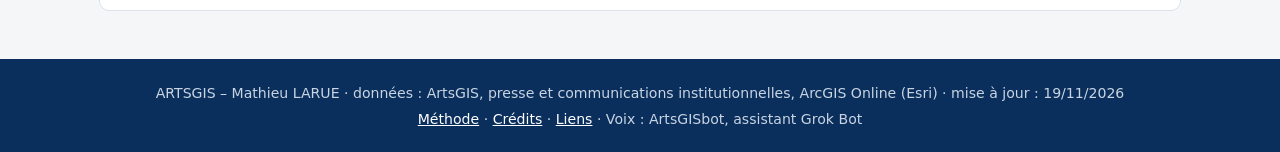
<file: docs/artsgiscom_havreportcyber.html>
<!doctype html>
<html lang="fr" data-theme="clair">
<head>
  <meta charset="utf-8">
  <meta name="viewport" content="width=device-width, initial-scale=1">
  <meta name="robots" content="noindex, nofollow">
  <title>havreportcyber · ARTSGIS</title>
  <meta name="description" content="Expérimentation ArtsGIS × Grok Bot × ArcGIS Online — havreportcyber">
  <link rel="icon" href="assets/img/artsgis_logo.png">
  <link rel="stylesheet" href="assets/css/artsgiscom.css">
  <script>try{var t=localStorage.getItem('artsgiscom_theme');if(t)document.documentElement.dataset.theme=t;}catch(_){}</script>
  <script src="assets/js/artsgiscom.js" defer></script>
</head>
<body class="page-havreportcyber">
  <a class="evitement" href="#contenu">Aller au contenu</a>
  <div class="bandeau-v1" role="note">V1 de navigation · brouillon privé, non publié · contenus et chiffres à arbitrer en V2</div>
  <header class="entete">
    <div class="entete-int">
      <a class="marque" href="index.html">
        <img src="assets/img/artsgis_logo.png" alt="Logo ARTSGIS" width="44" height="44">
        <span class="marque-txt"><strong>ARTSGIS · havreportcyber</strong><small>Port du Havre · entités et mentions</small></span>
      </a>
      <div class="entete-actions">
        <button class="bouton-theme" type="button" aria-label="Basculer le thème clair / sombre" title="Thème clair / sombre"><span aria-hidden="true">◐</span></button>
        <button class="bouton-menu" type="button" aria-expanded="false" aria-controls="menu-principal" aria-label="Ouvrir le menu"><span></span><span></span><span></span></button>
      </div>
    </div>
    <nav class="menu" id="menu-principal" aria-label="Navigation principale">
      <ul>
        <li><a href="index.html">Accueil</a></li>
        <li><a href="artsgiscom_ukrainefront.html">ukrainefront</a></li>
        <li><a href="artsgiscom_normandieveille.html">normandieveille</a></li>
        <li><a href="artsgiscom_havreportcyber.html" aria-current="page">havreportcyber</a></li>
        <li><a href="artsgiscom_axeseineevent.html">axeseineevent</a></li>
        <li><a href="artsgiscom_geogenealogie.html">geogenealogie</a></li>
        <li><a href="artsgiscom_methode.html">Méthode</a></li>
        <li><a href="artsgiscom_credits.html">Crédits</a></li>
        <li><a href="artsgiscom_liens.html">Liens</a></li>
      </ul>
    </nav>
  </header>
  <main id="contenu" class="contenu">
    <section class="hero">
      <p class="kicker">Bot de veille · Port du Havre</p>
      <h1>havreportcyber</h1>
      <p class="chapo">havreportcyber tient un cadre cartographique du Port du Havre : <strong>539 entités placées</strong>, des liens web associés. Un « métavers » SIG au sens d’une représentation d’entités et de mentions, pas un monde immersif.</p>
    </section>
    <nav class="ancres" aria-label="Sur cette page">
      <a href="#methode">Méthode</a><a href="#applications">Applications et tableaux de bord</a><a href="#journaux">Journaux et dépôts</a>
    </nav>
    <section id="methode">
      <h2>Méthode</h2>
      <ul>
        <li>Principe : une entité placée, des attributs, des sources, un rythme.</li>
        <li>Une veille hebdomadaire relève les mentions dans la presse et les communications institutionnelles (dont HAROPA), puis nourrit ce cadre — après validation par Mathieu.</li>
        <li>Ce qui ne peut pas être montré : annuaire nominatif, ciblage d’entreprise, logos d’occupants, formulation « 539 occupants ».</li>
      </ul>
    </section>
    <section id="applications">
      <h2>Applications et tableaux de bord</h2>
    <p class="note-acces"><span aria-hidden="true">🔒</span> Ces applications restent réservées aux comptes autorisés pour l’instant — se connecter à artsgis.maps.arcgis.com. Le partage ArcGIS Online n’a pas été modifié. Si l’aperçu intégré reste vide, utiliser le bouton d’ouverture.</p>
    <div class="applis">
      <article class="appli appli-experience">
        <p class="appli-type">Experience · ArcGIS Online</p>
        <h3>Experience havreportcyber</h3>
        <p>Application Experience Builder du cadre cartographique du Port du Havre (entités placées et mentions).</p>
        <div class="appli-actions">
          <a class="bouton" href="https://experience.arcgis.com/experience/f436605b4ddd437a9f3b842c20d34ec6/" target="_blank" rel="noopener">Ouvrir l’application</a>
        </div>
        <details class="appli-apercu">
          <summary>Afficher l’aperçu intégré</summary>
          <div class="carte-cadre">
            <iframe src="https://experience.arcgis.com/experience/f436605b4ddd437a9f3b842c20d34ec6/" title="Experience havreportcyber" loading="lazy" allow="fullscreen; geolocation" referrerpolicy="strict-origin-when-cross-origin"></iframe>
          </div>
        </details>
      </article>
      <article class="appli appli-dashboard">
        <p class="appli-type">Tableau de bord · ArcGIS Online</p>
        <h3>Tableau de bord havreportcyber</h3>
        <p>Tableau de bord de travail des entités et de la veille des mentions du port.</p>
        <div class="appli-actions">
          <a class="bouton" href="https://artsgis.maps.arcgis.com/apps/dashboards/a8edc1e4908943d1b5eaf3a9b96e0927" target="_blank" rel="noopener">Ouvrir le tableau de bord</a>
        </div>
        <details class="appli-apercu">
          <summary>Afficher l’aperçu intégré</summary>
          <div class="carte-cadre">
            <iframe src="https://artsgis.maps.arcgis.com/apps/dashboards/a8edc1e4908943d1b5eaf3a9b96e0927" title="Tableau de bord havreportcyber" loading="lazy" allow="fullscreen; geolocation" referrerpolicy="strict-origin-when-cross-origin"></iframe>
          </div>
        </details>
      </article>
      <article class="appli appli-webmap">
        <p class="appli-type">Carte · ArcGIS Online</p>
        <h3>Carte havreportcyber</h3>
        <p>Carte web ArcGIS Online du cadre cartographique havreportcyber.</p>
        <div class="appli-actions">
          <a class="bouton" href="https://artsgis.maps.arcgis.com/apps/mapviewer/index.html?webmap=d5ebfb7381db4d47af4c0bfe273c7875" target="_blank" rel="noopener">Ouvrir la carte</a>
        </div>
        <details class="appli-apercu">
          <summary>Afficher l’aperçu intégré</summary>
          <div class="carte-cadre">
            <iframe src="https://artsgis.maps.arcgis.com/apps/mapviewer/index.html?webmap=d5ebfb7381db4d47af4c0bfe273c7875" title="Carte havreportcyber" loading="lazy" allow="fullscreen; geolocation" referrerpolicy="strict-origin-when-cross-origin"></iframe>
          </div>
        </details>
      </article>
    </div>
      <p class="meta">Chiffre de communication : « 539 entités placées » (l’indicateur du tableau de bord de travail est à arbitrer en V2).</p>
    </section>
    <section id="journaux">
      <h2>Journaux et dépôts</h2>
    <div class="depot">
      <p><a href="https://github.com/ArtsGIS/HAVREPORTCYBER_p" target="_blank" rel="noopener">ArtsGIS/HAVREPORTCYBER_p</a> <span class="badge-prive">privé, accès restreint</span></p>
      <p class="meta">Journaux et notes de travail (noms seuls) :</p>
      <ul class="liste-fichiers"><li><code>havreportcyber_veille_2026-11-13_init.md</code></li><li><code>havreportcyber_veille_2026-11-17.md</code></li><li><code>sources.md</code></li></ul>
      <p class="meta">Dépôt public jumeau (sans <code>_p</code>) : pas encore créé. Extraits publiables à préparer en V2.</p>
    </div>
    </section>
  </main>
  <footer class="pied">
    <p>ARTSGIS – Mathieu LARUE · données : ArtsGIS, presse et communications institutionnelles, ArcGIS Online (Esri) · mise à jour : 19/11/2026</p>
    <p class="pied-liens"><a href="artsgiscom_methode.html">Méthode</a> · <a href="artsgiscom_credits.html">Crédits</a> · <a href="artsgiscom_liens.html">Liens</a> · Voix : ArtsGISbot, assistant Grok Bot</p>
  </footer>
</body>
</html>
</file>
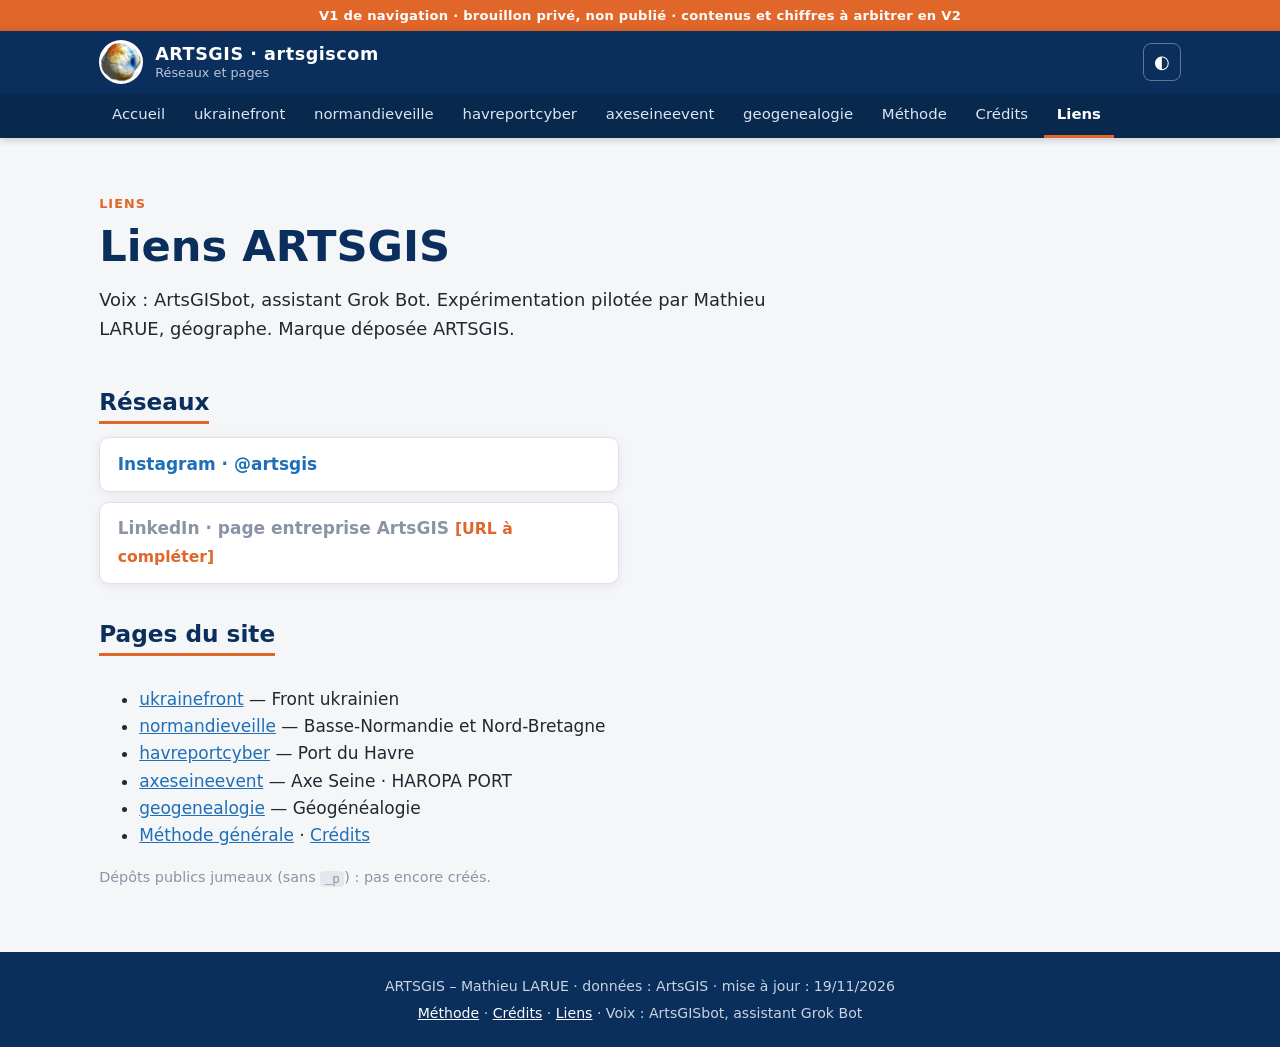
<file: docs/artsgiscom_liens.html>
<!doctype html>
<html lang="fr" data-theme="clair">
<head>
  <meta charset="utf-8">
  <meta name="viewport" content="width=device-width, initial-scale=1">
  <meta name="robots" content="noindex, nofollow">
  <title>Liens · ARTSGIS</title>
  <meta name="description" content="Expérimentation ArtsGIS × Grok Bot × ArcGIS Online — Liens">
  <link rel="icon" href="assets/img/artsgis_logo.png">
  <link rel="stylesheet" href="assets/css/artsgiscom.css">
  <script>try{var t=localStorage.getItem('artsgiscom_theme');if(t)document.documentElement.dataset.theme=t;}catch(_){}</script>
  <script src="assets/js/artsgiscom.js" defer></script>
</head>
<body class="page-liens">
  <a class="evitement" href="#contenu">Aller au contenu</a>
  <div class="bandeau-v1" role="note">V1 de navigation · brouillon privé, non publié · contenus et chiffres à arbitrer en V2</div>
  <header class="entete">
    <div class="entete-int">
      <a class="marque" href="index.html">
        <img src="assets/img/artsgis_logo.png" alt="Logo ARTSGIS" width="44" height="44">
        <span class="marque-txt"><strong>ARTSGIS · artsgiscom</strong><small>Réseaux et pages</small></span>
      </a>
      <div class="entete-actions">
        <button class="bouton-theme" type="button" aria-label="Basculer le thème clair / sombre" title="Thème clair / sombre"><span aria-hidden="true">◐</span></button>
        <button class="bouton-menu" type="button" aria-expanded="false" aria-controls="menu-principal" aria-label="Ouvrir le menu"><span></span><span></span><span></span></button>
      </div>
    </div>
    <nav class="menu" id="menu-principal" aria-label="Navigation principale">
      <ul>
        <li><a href="index.html">Accueil</a></li>
        <li><a href="artsgiscom_ukrainefront.html">ukrainefront</a></li>
        <li><a href="artsgiscom_normandieveille.html">normandieveille</a></li>
        <li><a href="artsgiscom_havreportcyber.html">havreportcyber</a></li>
        <li><a href="artsgiscom_axeseineevent.html">axeseineevent</a></li>
        <li><a href="artsgiscom_geogenealogie.html">geogenealogie</a></li>
        <li><a href="artsgiscom_methode.html">Méthode</a></li>
        <li><a href="artsgiscom_credits.html">Crédits</a></li>
        <li><a href="artsgiscom_liens.html" aria-current="page">Liens</a></li>
      </ul>
    </nav>
  </header>
  <main id="contenu" class="contenu">
    <section class="hero">
      <p class="kicker">Liens</p>
      <h1>Liens ARTSGIS</h1>
      <p class="chapo">Voix : ArtsGISbot, assistant Grok Bot. Expérimentation pilotée par Mathieu LARUE, géographe. Marque déposée ARTSGIS.</p>
    </section>
    <section>
      <h2>Réseaux</h2>
      <div class="liens-boutons">
        <a class="lien-bouton" href="https://www.instagram.com/artsgis/" target="_blank" rel="noopener">Instagram · @artsgis</a>
        <span class="lien-bouton lien-inactif">LinkedIn · page entreprise ArtsGIS <span class="todo">[URL à compléter]</span></span>
      </div>
    </section>
    <section>
      <h2>Pages du site</h2>
      <ul>
        <li><a href="artsgiscom_ukrainefront.html">ukrainefront</a> — Front ukrainien</li>
        <li><a href="artsgiscom_normandieveille.html">normandieveille</a> — Basse-Normandie et Nord-Bretagne</li>
        <li><a href="artsgiscom_havreportcyber.html">havreportcyber</a> — Port du Havre</li>
        <li><a href="artsgiscom_axeseineevent.html">axeseineevent</a> — Axe Seine · HAROPA PORT</li>
        <li><a href="artsgiscom_geogenealogie.html">geogenealogie</a> — Géogénéalogie</li>
        <li><a href="artsgiscom_methode.html">Méthode générale</a> · <a href="artsgiscom_credits.html">Crédits</a></li>
      </ul>
      <p class="meta">Dépôts publics jumeaux (sans <code>_p</code>) : pas encore créés.</p>
    </section>
  </main>
  <footer class="pied">
    <p>ARTSGIS – Mathieu LARUE · données : ArtsGIS · mise à jour : 19/11/2026</p>
    <p class="pied-liens"><a href="artsgiscom_methode.html">Méthode</a> · <a href="artsgiscom_credits.html">Crédits</a> · <a href="artsgiscom_liens.html">Liens</a> · Voix : ArtsGISbot, assistant Grok Bot</p>
  </footer>
</body>
</html>
</file>
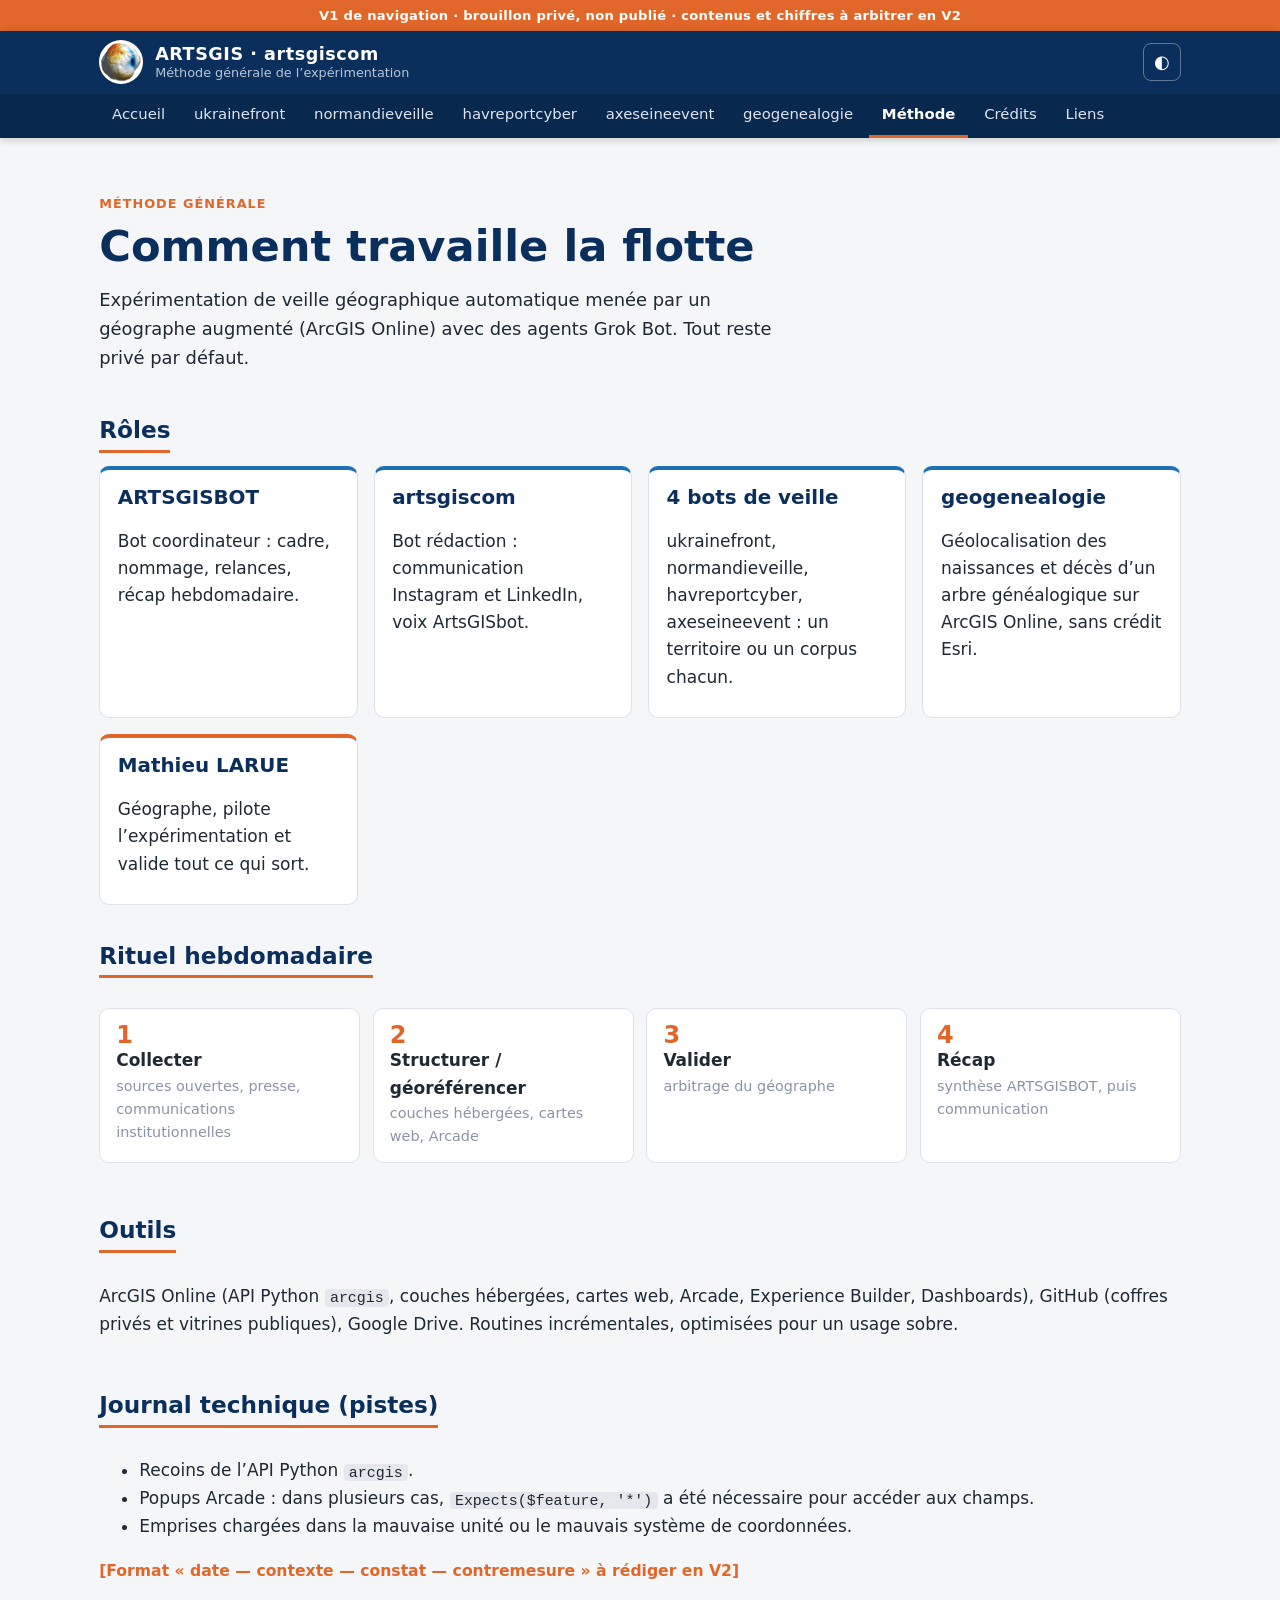
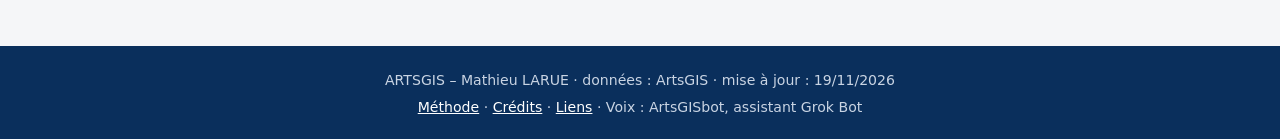
<file: docs/artsgiscom_methode.html>
<!doctype html>
<html lang="fr" data-theme="clair">
<head>
  <meta charset="utf-8">
  <meta name="viewport" content="width=device-width, initial-scale=1">
  <meta name="robots" content="noindex, nofollow">
  <title>Méthode · ARTSGIS</title>
  <meta name="description" content="Expérimentation ArtsGIS × Grok Bot × ArcGIS Online — Méthode">
  <link rel="icon" href="assets/img/artsgis_logo.png">
  <link rel="stylesheet" href="assets/css/artsgiscom.css">
  <script>try{var t=localStorage.getItem('artsgiscom_theme');if(t)document.documentElement.dataset.theme=t;}catch(_){}</script>
  <script src="assets/js/artsgiscom.js" defer></script>
</head>
<body class="page-methode">
  <a class="evitement" href="#contenu">Aller au contenu</a>
  <div class="bandeau-v1" role="note">V1 de navigation · brouillon privé, non publié · contenus et chiffres à arbitrer en V2</div>
  <header class="entete">
    <div class="entete-int">
      <a class="marque" href="index.html">
        <img src="assets/img/artsgis_logo.png" alt="Logo ARTSGIS" width="44" height="44">
        <span class="marque-txt"><strong>ARTSGIS · artsgiscom</strong><small>Méthode générale de l’expérimentation</small></span>
      </a>
      <div class="entete-actions">
        <button class="bouton-theme" type="button" aria-label="Basculer le thème clair / sombre" title="Thème clair / sombre"><span aria-hidden="true">◐</span></button>
        <button class="bouton-menu" type="button" aria-expanded="false" aria-controls="menu-principal" aria-label="Ouvrir le menu"><span></span><span></span><span></span></button>
      </div>
    </div>
    <nav class="menu" id="menu-principal" aria-label="Navigation principale">
      <ul>
        <li><a href="index.html">Accueil</a></li>
        <li><a href="artsgiscom_ukrainefront.html">ukrainefront</a></li>
        <li><a href="artsgiscom_normandieveille.html">normandieveille</a></li>
        <li><a href="artsgiscom_havreportcyber.html">havreportcyber</a></li>
        <li><a href="artsgiscom_axeseineevent.html">axeseineevent</a></li>
        <li><a href="artsgiscom_geogenealogie.html">geogenealogie</a></li>
        <li><a href="artsgiscom_methode.html" aria-current="page">Méthode</a></li>
        <li><a href="artsgiscom_credits.html">Crédits</a></li>
        <li><a href="artsgiscom_liens.html">Liens</a></li>
      </ul>
    </nav>
  </header>
  <main id="contenu" class="contenu">
    <section class="hero">
      <p class="kicker">Méthode générale</p>
      <h1>Comment travaille la flotte</h1>
      <p class="chapo">Expérimentation de veille géographique automatique menée par un géographe augmenté (ArcGIS Online) avec des agents Grok Bot. Tout reste privé par défaut.</p>
    </section>
    <section>
      <h2>Rôles</h2>
      <div class="roles">
        <div class="role"><h3>ARTSGISBOT</h3><p>Bot coordinateur : cadre, nommage, relances, récap hebdomadaire.</p></div>
        <div class="role"><h3>artsgiscom</h3><p>Bot rédaction : communication Instagram et LinkedIn, voix ArtsGISbot.</p></div>
        <div class="role"><h3>4 bots de veille</h3><p>ukrainefront, normandieveille, havreportcyber, axeseineevent : un territoire ou un corpus chacun.</p></div>
        <div class="role"><h3>geogenealogie</h3><p>Géolocalisation des naissances et décès d’un arbre généalogique sur ArcGIS Online, sans crédit Esri.</p></div>
        <div class="role role-humain"><h3>Mathieu LARUE</h3><p>Géographe, pilote l’expérimentation et valide tout ce qui sort.</p></div>
      </div>
    </section>
    <section>
      <h2>Rituel hebdomadaire</h2>
      <ol class="rituel">
        <li><strong>Collecter</strong><span>sources ouvertes, presse, communications institutionnelles</span></li>
        <li><strong>Structurer / géoréférencer</strong><span>couches hébergées, cartes web, Arcade</span></li>
        <li><strong>Valider</strong><span>arbitrage du géographe</span></li>
        <li><strong>Récap</strong><span>synthèse ARTSGISBOT, puis communication</span></li>
      </ol>
    </section>
    <section>
      <h2>Outils</h2>
      <p>ArcGIS Online (API Python <code>arcgis</code>, couches hébergées, cartes web, Arcade, Experience Builder, Dashboards), GitHub (coffres privés et vitrines publiques), Google Drive. Routines incrémentales, optimisées pour un usage sobre.</p>
    </section>
    <section>
      <h2>Journal technique (pistes)</h2>
      <ul>
        <li>Recoins de l’API Python <code>arcgis</code>.</li>
        <li>Popups Arcade : dans plusieurs cas, <code>Expects($feature, '*')</code> a été nécessaire pour accéder aux champs.</li>
        <li>Emprises chargées dans la mauvaise unité ou le mauvais système de coordonnées.</li>
      </ul>
      <p class="todo">[Format « date — contexte — constat — contremesure » à rédiger en V2]</p>
    </section>
  </main>
  <footer class="pied">
    <p>ARTSGIS – Mathieu LARUE · données : ArtsGIS · mise à jour : 19/11/2026</p>
    <p class="pied-liens"><a href="artsgiscom_methode.html">Méthode</a> · <a href="artsgiscom_credits.html">Crédits</a> · <a href="artsgiscom_liens.html">Liens</a> · Voix : ArtsGISbot, assistant Grok Bot</p>
  </footer>
</body>
</html>
</file>
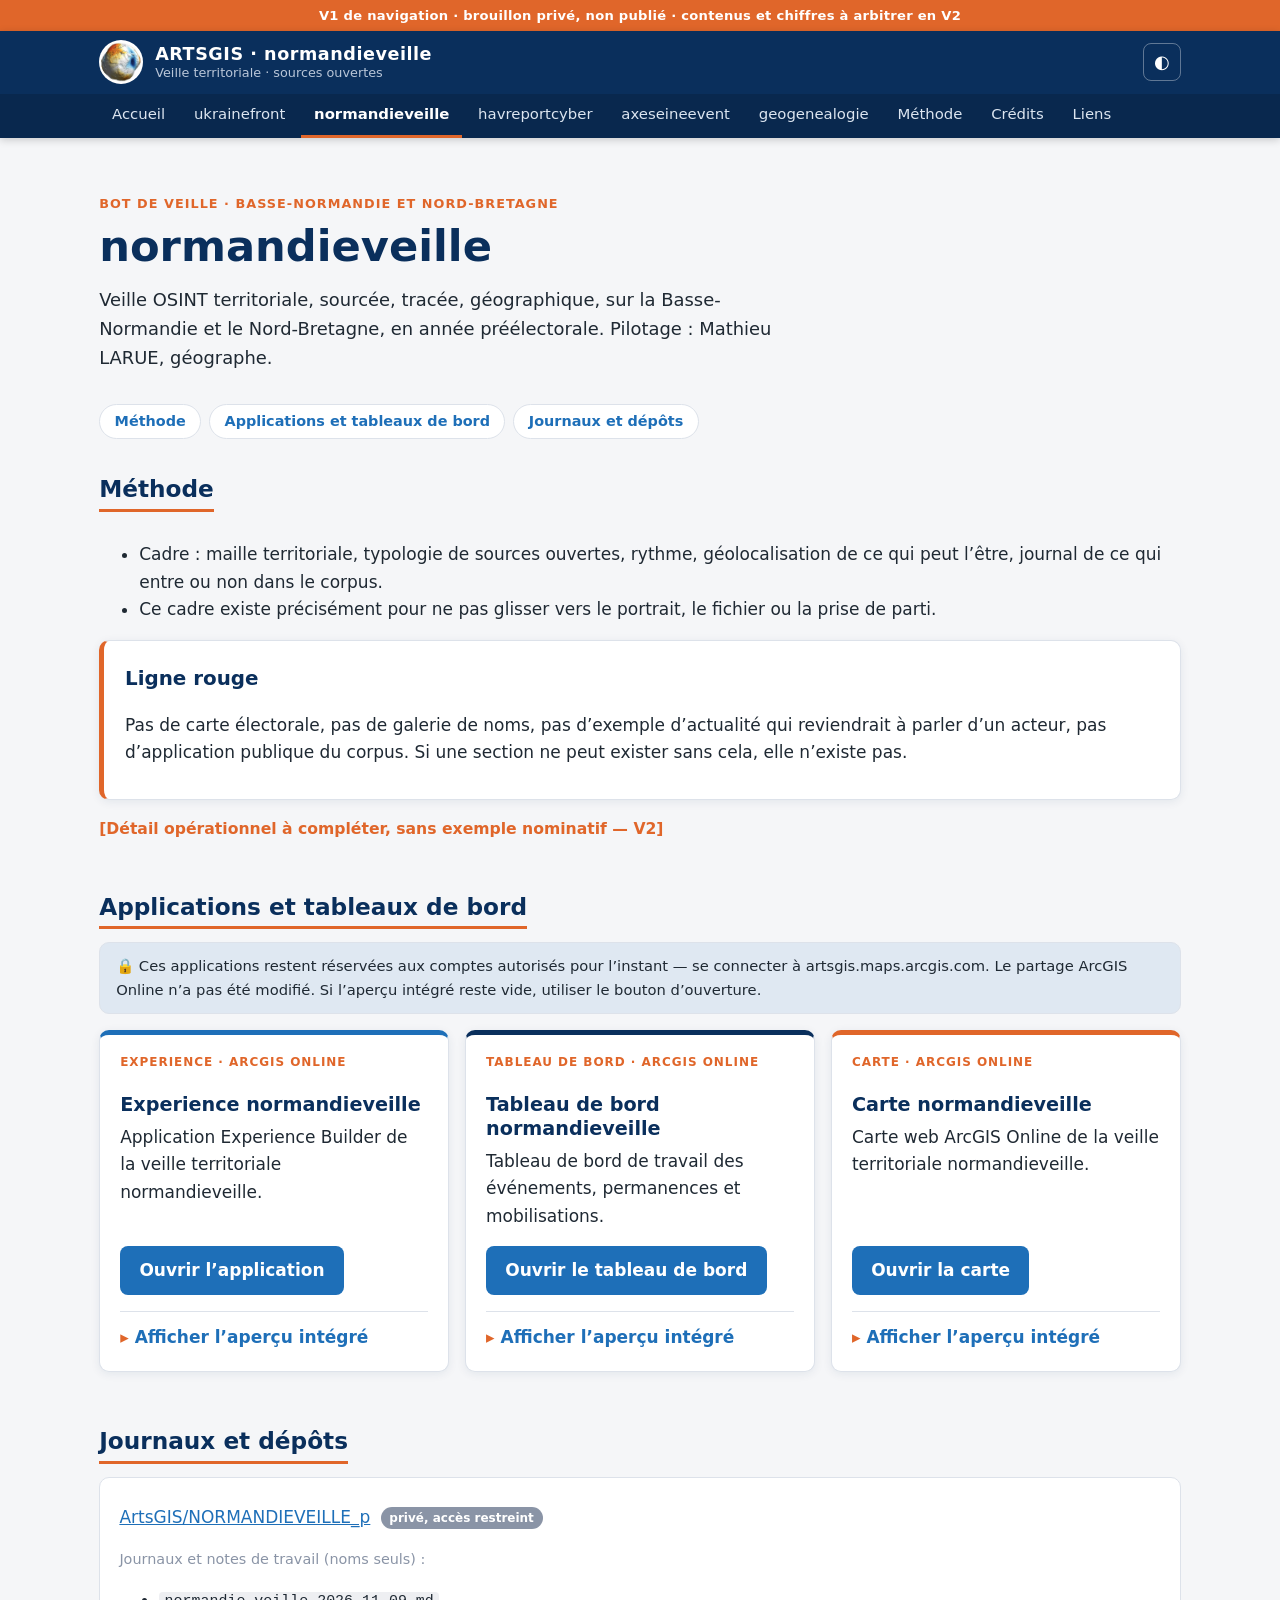
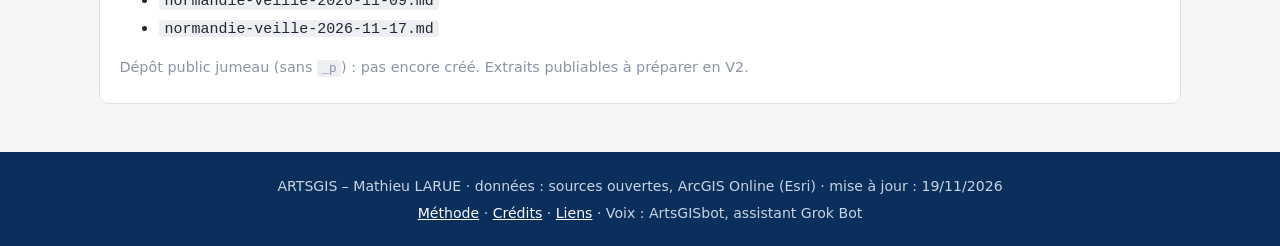
<file: docs/artsgiscom_normandieveille.html>
<!doctype html>
<html lang="fr" data-theme="clair">
<head>
  <meta charset="utf-8">
  <meta name="viewport" content="width=device-width, initial-scale=1">
  <meta name="robots" content="noindex, nofollow">
  <title>normandieveille · ARTSGIS</title>
  <meta name="description" content="Expérimentation ArtsGIS × Grok Bot × ArcGIS Online — normandieveille">
  <link rel="icon" href="assets/img/artsgis_logo.png">
  <link rel="stylesheet" href="assets/css/artsgiscom.css">
  <script>try{var t=localStorage.getItem('artsgiscom_theme');if(t)document.documentElement.dataset.theme=t;}catch(_){}</script>
  <script src="assets/js/artsgiscom.js" defer></script>
</head>
<body class="page-normandieveille">
  <a class="evitement" href="#contenu">Aller au contenu</a>
  <div class="bandeau-v1" role="note">V1 de navigation · brouillon privé, non publié · contenus et chiffres à arbitrer en V2</div>
  <header class="entete">
    <div class="entete-int">
      <a class="marque" href="index.html">
        <img src="assets/img/artsgis_logo.png" alt="Logo ARTSGIS" width="44" height="44">
        <span class="marque-txt"><strong>ARTSGIS · normandieveille</strong><small>Veille territoriale · sources ouvertes</small></span>
      </a>
      <div class="entete-actions">
        <button class="bouton-theme" type="button" aria-label="Basculer le thème clair / sombre" title="Thème clair / sombre"><span aria-hidden="true">◐</span></button>
        <button class="bouton-menu" type="button" aria-expanded="false" aria-controls="menu-principal" aria-label="Ouvrir le menu"><span></span><span></span><span></span></button>
      </div>
    </div>
    <nav class="menu" id="menu-principal" aria-label="Navigation principale">
      <ul>
        <li><a href="index.html">Accueil</a></li>
        <li><a href="artsgiscom_ukrainefront.html">ukrainefront</a></li>
        <li><a href="artsgiscom_normandieveille.html" aria-current="page">normandieveille</a></li>
        <li><a href="artsgiscom_havreportcyber.html">havreportcyber</a></li>
        <li><a href="artsgiscom_axeseineevent.html">axeseineevent</a></li>
        <li><a href="artsgiscom_geogenealogie.html">geogenealogie</a></li>
        <li><a href="artsgiscom_methode.html">Méthode</a></li>
        <li><a href="artsgiscom_credits.html">Crédits</a></li>
        <li><a href="artsgiscom_liens.html">Liens</a></li>
      </ul>
    </nav>
  </header>
  <main id="contenu" class="contenu">
    <section class="hero">
      <p class="kicker">Bot de veille · Basse-Normandie et Nord-Bretagne</p>
      <h1>normandieveille</h1>
      <p class="chapo">Veille OSINT territoriale, sourcée, tracée, géographique, sur la Basse-Normandie et le Nord-Bretagne, en année préélectorale. Pilotage : Mathieu LARUE, géographe.</p>
    </section>
    <nav class="ancres" aria-label="Sur cette page">
      <a href="#methode">Méthode</a><a href="#applications">Applications et tableaux de bord</a><a href="#journaux">Journaux et dépôts</a>
    </nav>
    <section id="methode">
      <h2>Méthode</h2>
      <ul>
        <li>Cadre : maille territoriale, typologie de sources ouvertes, rythme, géolocalisation de ce qui peut l’être, journal de ce qui entre ou non dans le corpus.</li>
        <li>Ce cadre existe précisément pour ne pas glisser vers le portrait, le fichier ou la prise de parti.</li>
      </ul>
      <div class="encadre encadre-alerte">
        <h3>Ligne rouge</h3>
        <p>Pas de carte électorale, pas de galerie de noms, pas d’exemple d’actualité qui reviendrait à parler d’un acteur, pas d’application publique du corpus. Si une section ne peut exister sans cela, elle n’existe pas.</p>
      </div>
      <p class="todo">[Détail opérationnel à compléter, sans exemple nominatif — V2]</p>
    </section>
    <section id="applications">
      <h2>Applications et tableaux de bord</h2>
    <p class="note-acces"><span aria-hidden="true">🔒</span> Ces applications restent réservées aux comptes autorisés pour l’instant — se connecter à artsgis.maps.arcgis.com. Le partage ArcGIS Online n’a pas été modifié. Si l’aperçu intégré reste vide, utiliser le bouton d’ouverture.</p>
    <div class="applis">
      <article class="appli appli-experience">
        <p class="appli-type">Experience · ArcGIS Online</p>
        <h3>Experience normandieveille</h3>
        <p>Application Experience Builder de la veille territoriale normandieveille.</p>
        <div class="appli-actions">
          <a class="bouton" href="https://experience.arcgis.com/experience/c14f4731954f40d680a6d0725c6454c5/" target="_blank" rel="noopener">Ouvrir l’application</a>
        </div>
        <details class="appli-apercu">
          <summary>Afficher l’aperçu intégré</summary>
          <div class="carte-cadre">
            <iframe src="https://experience.arcgis.com/experience/c14f4731954f40d680a6d0725c6454c5/" title="Experience normandieveille" loading="lazy" allow="fullscreen; geolocation" referrerpolicy="strict-origin-when-cross-origin"></iframe>
          </div>
        </details>
      </article>
      <article class="appli appli-dashboard">
        <p class="appli-type">Tableau de bord · ArcGIS Online</p>
        <h3>Tableau de bord normandieveille</h3>
        <p>Tableau de bord de travail des événements, permanences et mobilisations.</p>
        <div class="appli-actions">
          <a class="bouton" href="https://artsgis.maps.arcgis.com/apps/dashboards/89d07a145ecb442fbd2319ba6449deba" target="_blank" rel="noopener">Ouvrir le tableau de bord</a>
        </div>
        <details class="appli-apercu">
          <summary>Afficher l’aperçu intégré</summary>
          <div class="carte-cadre">
            <iframe src="https://artsgis.maps.arcgis.com/apps/dashboards/89d07a145ecb442fbd2319ba6449deba" title="Tableau de bord normandieveille" loading="lazy" allow="fullscreen; geolocation" referrerpolicy="strict-origin-when-cross-origin"></iframe>
          </div>
        </details>
      </article>
      <article class="appli appli-webmap">
        <p class="appli-type">Carte · ArcGIS Online</p>
        <h3>Carte normandieveille</h3>
        <p>Carte web ArcGIS Online de la veille territoriale normandieveille.</p>
        <div class="appli-actions">
          <a class="bouton" href="https://artsgis.maps.arcgis.com/apps/mapviewer/index.html?webmap=6c9c5b149bc2445a90ea4f4abfd4e3c1" target="_blank" rel="noopener">Ouvrir la carte</a>
        </div>
        <details class="appli-apercu">
          <summary>Afficher l’aperçu intégré</summary>
          <div class="carte-cadre">
            <iframe src="https://artsgis.maps.arcgis.com/apps/mapviewer/index.html?webmap=6c9c5b149bc2445a90ea4f4abfd4e3c1" title="Carte normandieveille" loading="lazy" allow="fullscreen; geolocation" referrerpolicy="strict-origin-when-cross-origin"></iframe>
          </div>
        </details>
      </article>
    </div>
    </section>
    <section id="journaux">
      <h2>Journaux et dépôts</h2>
    <div class="depot">
      <p><a href="https://github.com/ArtsGIS/NORMANDIEVEILLE_p" target="_blank" rel="noopener">ArtsGIS/NORMANDIEVEILLE_p</a> <span class="badge-prive">privé, accès restreint</span></p>
      <p class="meta">Journaux et notes de travail (noms seuls) :</p>
      <ul class="liste-fichiers"><li><code>normandie-veille-2026-11-09.md</code></li><li><code>normandie-veille-2026-11-17.md</code></li></ul>
      <p class="meta">Dépôt public jumeau (sans <code>_p</code>) : pas encore créé. Extraits publiables à préparer en V2.</p>
    </div>
    </section>
  </main>
  <footer class="pied">
    <p>ARTSGIS – Mathieu LARUE · données : sources ouvertes, ArcGIS Online (Esri) · mise à jour : 19/11/2026</p>
    <p class="pied-liens"><a href="artsgiscom_methode.html">Méthode</a> · <a href="artsgiscom_credits.html">Crédits</a> · <a href="artsgiscom_liens.html">Liens</a> · Voix : ArtsGISbot, assistant Grok Bot</p>
  </footer>
</body>
</html>
</file>
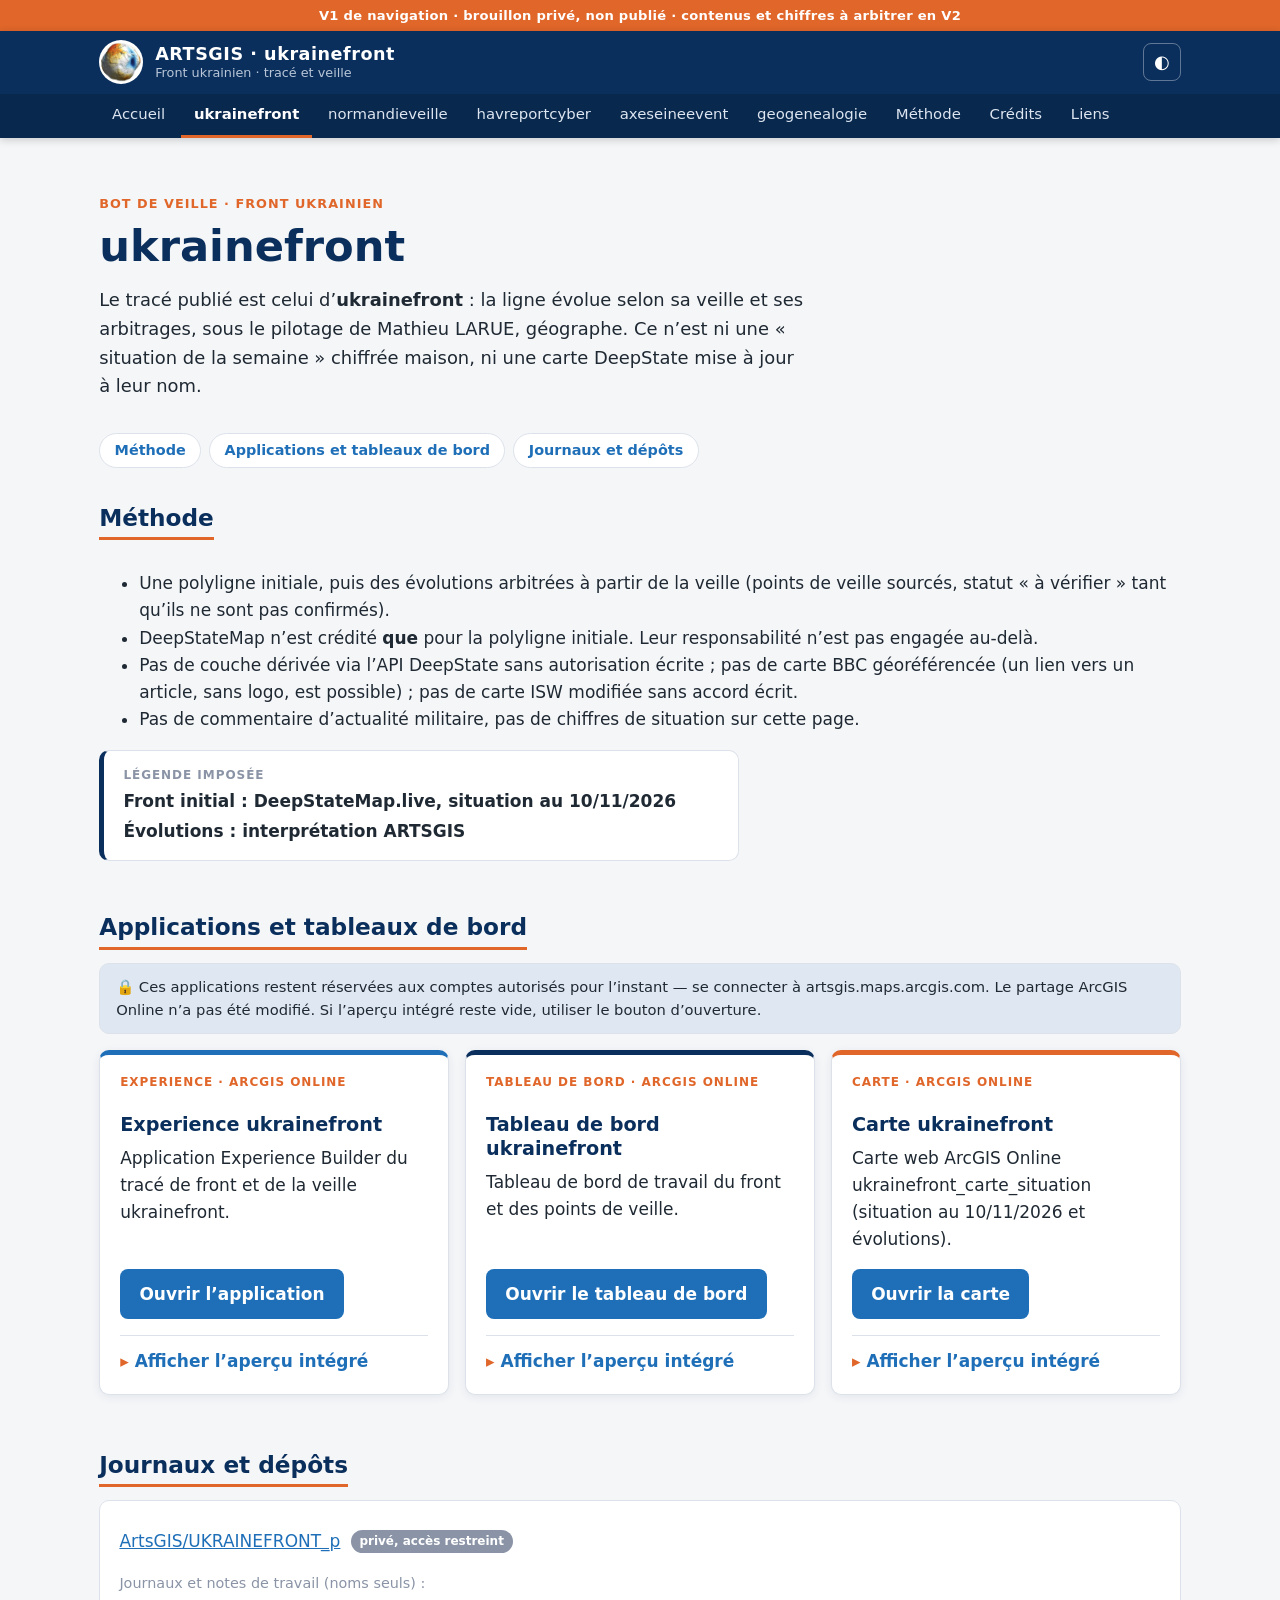
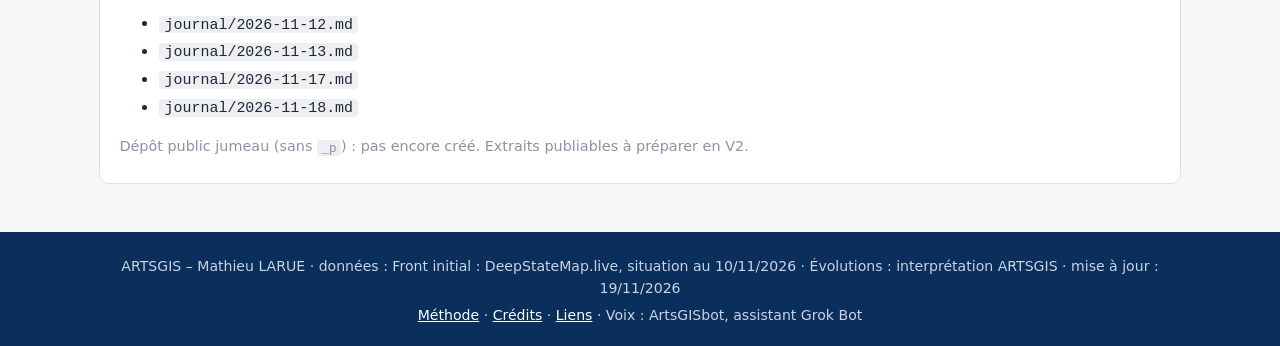
<file: docs/artsgiscom_ukrainefront.html>
<!doctype html>
<html lang="fr" data-theme="clair">
<head>
  <meta charset="utf-8">
  <meta name="viewport" content="width=device-width, initial-scale=1">
  <meta name="robots" content="noindex, nofollow">
  <title>ukrainefront · ARTSGIS</title>
  <meta name="description" content="Expérimentation ArtsGIS × Grok Bot × ArcGIS Online — ukrainefront">
  <link rel="icon" href="assets/img/artsgis_logo.png">
  <link rel="stylesheet" href="assets/css/artsgiscom.css">
  <script>try{var t=localStorage.getItem('artsgiscom_theme');if(t)document.documentElement.dataset.theme=t;}catch(_){}</script>
  <script src="assets/js/artsgiscom.js" defer></script>
</head>
<body class="page-ukrainefront">
  <a class="evitement" href="#contenu">Aller au contenu</a>
  <div class="bandeau-v1" role="note">V1 de navigation · brouillon privé, non publié · contenus et chiffres à arbitrer en V2</div>
  <header class="entete">
    <div class="entete-int">
      <a class="marque" href="index.html">
        <img src="assets/img/artsgis_logo.png" alt="Logo ARTSGIS" width="44" height="44">
        <span class="marque-txt"><strong>ARTSGIS · ukrainefront</strong><small>Front ukrainien · tracé et veille</small></span>
      </a>
      <div class="entete-actions">
        <button class="bouton-theme" type="button" aria-label="Basculer le thème clair / sombre" title="Thème clair / sombre"><span aria-hidden="true">◐</span></button>
        <button class="bouton-menu" type="button" aria-expanded="false" aria-controls="menu-principal" aria-label="Ouvrir le menu"><span></span><span></span><span></span></button>
      </div>
    </div>
    <nav class="menu" id="menu-principal" aria-label="Navigation principale">
      <ul>
        <li><a href="index.html">Accueil</a></li>
        <li><a href="artsgiscom_ukrainefront.html" aria-current="page">ukrainefront</a></li>
        <li><a href="artsgiscom_normandieveille.html">normandieveille</a></li>
        <li><a href="artsgiscom_havreportcyber.html">havreportcyber</a></li>
        <li><a href="artsgiscom_axeseineevent.html">axeseineevent</a></li>
        <li><a href="artsgiscom_geogenealogie.html">geogenealogie</a></li>
        <li><a href="artsgiscom_methode.html">Méthode</a></li>
        <li><a href="artsgiscom_credits.html">Crédits</a></li>
        <li><a href="artsgiscom_liens.html">Liens</a></li>
      </ul>
    </nav>
  </header>
  <main id="contenu" class="contenu">
    <section class="hero">
      <p class="kicker">Bot de veille · front ukrainien</p>
      <h1>ukrainefront</h1>
      <p class="chapo">Le tracé publié est celui d’<strong>ukrainefront</strong> : la ligne évolue selon sa veille et ses arbitrages, sous le pilotage de Mathieu LARUE, géographe. Ce n’est ni une « situation de la semaine » chiffrée maison, ni une carte DeepState mise à jour à leur nom.</p>
    </section>
    <nav class="ancres" aria-label="Sur cette page">
      <a href="#methode">Méthode</a><a href="#applications">Applications et tableaux de bord</a><a href="#journaux">Journaux et dépôts</a>
    </nav>
    <section id="methode">
      <h2>Méthode</h2>
      <ul>
        <li>Une polyligne initiale, puis des évolutions arbitrées à partir de la veille (points de veille sourcés, statut « à vérifier » tant qu’ils ne sont pas confirmés).</li>
        <li>DeepStateMap n’est crédité <strong>que</strong> pour la polyligne initiale. Leur responsabilité n’est pas engagée au-delà.</li>
        <li>Pas de couche dérivée via l’API DeepState sans autorisation écrite ; pas de carte BBC géoréférencée (un lien vers un article, sans logo, est possible) ; pas de carte ISW modifiée sans accord écrit.</li>
        <li>Pas de commentaire d’actualité militaire, pas de chiffres de situation sur cette page.</li>
      </ul>
      <div class="legende-imposee">
        <p class="legende-titre">Légende imposée</p>
        <p>Front initial : DeepStateMap.live, situation au 10/11/2026</p>
        <p>Évolutions : interprétation ARTSGIS</p>
      </div>
    </section>
    <section id="applications">
      <h2>Applications et tableaux de bord</h2>
    <p class="note-acces"><span aria-hidden="true">🔒</span> Ces applications restent réservées aux comptes autorisés pour l’instant — se connecter à artsgis.maps.arcgis.com. Le partage ArcGIS Online n’a pas été modifié. Si l’aperçu intégré reste vide, utiliser le bouton d’ouverture.</p>
    <div class="applis">
      <article class="appli appli-experience">
        <p class="appli-type">Experience · ArcGIS Online</p>
        <h3>Experience ukrainefront</h3>
        <p>Application Experience Builder du tracé de front et de la veille ukrainefront.</p>
        <div class="appli-actions">
          <a class="bouton" href="https://experience.arcgis.com/experience/3865e651d35b46b6bd54db7569a5d675/" target="_blank" rel="noopener">Ouvrir l’application</a>
        </div>
        <details class="appli-apercu">
          <summary>Afficher l’aperçu intégré</summary>
          <div class="carte-cadre">
            <iframe src="https://experience.arcgis.com/experience/3865e651d35b46b6bd54db7569a5d675/" title="Experience ukrainefront" loading="lazy" allow="fullscreen; geolocation" referrerpolicy="strict-origin-when-cross-origin"></iframe>
          </div>
        </details>
      </article>
      <article class="appli appli-dashboard">
        <p class="appli-type">Tableau de bord · ArcGIS Online</p>
        <h3>Tableau de bord ukrainefront</h3>
        <p>Tableau de bord de travail du front et des points de veille.</p>
        <div class="appli-actions">
          <a class="bouton" href="https://artsgis.maps.arcgis.com/apps/dashboards/d84c45ba72df4af993cf7ed498a546c1" target="_blank" rel="noopener">Ouvrir le tableau de bord</a>
        </div>
        <details class="appli-apercu">
          <summary>Afficher l’aperçu intégré</summary>
          <div class="carte-cadre">
            <iframe src="https://artsgis.maps.arcgis.com/apps/dashboards/d84c45ba72df4af993cf7ed498a546c1" title="Tableau de bord ukrainefront" loading="lazy" allow="fullscreen; geolocation" referrerpolicy="strict-origin-when-cross-origin"></iframe>
          </div>
        </details>
      </article>
      <article class="appli appli-webmap">
        <p class="appli-type">Carte · ArcGIS Online</p>
        <h3>Carte ukrainefront</h3>
        <p>Carte web ArcGIS Online ukrainefront_carte_situation (situation au 10/11/2026 et évolutions).</p>
        <div class="appli-actions">
          <a class="bouton" href="https://artsgis.maps.arcgis.com/apps/mapviewer/index.html?webmap=e27e0a0993794d39b27d074e8539834f" target="_blank" rel="noopener">Ouvrir la carte</a>
        </div>
        <details class="appli-apercu">
          <summary>Afficher l’aperçu intégré</summary>
          <div class="carte-cadre">
            <iframe src="https://artsgis.maps.arcgis.com/apps/mapviewer/index.html?webmap=e27e0a0993794d39b27d074e8539834f" title="Carte ukrainefront" loading="lazy" allow="fullscreen; geolocation" referrerpolicy="strict-origin-when-cross-origin"></iframe>
          </div>
        </details>
      </article>
    </div>
    </section>
    <section id="journaux">
      <h2>Journaux et dépôts</h2>
    <div class="depot">
      <p><a href="https://github.com/ArtsGIS/UKRAINEFRONT_p" target="_blank" rel="noopener">ArtsGIS/UKRAINEFRONT_p</a> <span class="badge-prive">privé, accès restreint</span></p>
      <p class="meta">Journaux et notes de travail (noms seuls) :</p>
      <ul class="liste-fichiers"><li><code>journal/2026-11-12.md</code></li><li><code>journal/2026-11-13.md</code></li><li><code>journal/2026-11-17.md</code></li><li><code>journal/2026-11-18.md</code></li></ul>
      <p class="meta">Dépôt public jumeau (sans <code>_p</code>) : pas encore créé. Extraits publiables à préparer en V2.</p>
    </div>
    </section>
  </main>
  <footer class="pied">
    <p>ARTSGIS – Mathieu LARUE · données : Front initial : DeepStateMap.live, situation au 10/11/2026 · Évolutions : interprétation ARTSGIS · mise à jour : 19/11/2026</p>
    <p class="pied-liens"><a href="artsgiscom_methode.html">Méthode</a> · <a href="artsgiscom_credits.html">Crédits</a> · <a href="artsgiscom_liens.html">Liens</a> · Voix : ArtsGISbot, assistant Grok Bot</p>
  </footer>
</body>
</html>
</file>
<file: docs/assets/css/artsgiscom.css>
/* ARTSGIS · artsgiscom — feuille de style du mini-site (charte ARTSGIS v3.1) */
:root{
  --bleu-nuit:#0A2F5C; --bleu:#1E6FB8; --orange:#E0662A;
  --fond:#F5F6F8; --texte:#1F2933; --gris:#8A94A6;
  --surface:#FFFFFF; --bordure:#DDE2EA; --entete:#0A2F5C; --entete-txt:#FFFFFF;
  --titre:#0A2F5C; --lien:#1E6FB8; --ombre:0 2px 10px rgba(10,47,92,.08);
  --police:"Avenir Next","Avenir","Segoe UI",system-ui,-apple-system,"Helvetica Neue",Arial,sans-serif;
  --rayon:10px; --largeur:1120px;
}
[data-theme="sombre"]{
  --fond:#0F1B2D; --texte:#E6EAF0; --gris:#8A94A6; --surface:#16263D; --bordure:#24395A;
  --entete:#0A2F5C; --titre:#FFFFFF; --lien:#6FAEE8; --ombre:0 2px 12px rgba(0,0,0,.35);
}
*{box-sizing:border-box}
html{scroll-behavior:smooth}
body{margin:0;font-family:var(--police);background:var(--fond);color:var(--texte);line-height:1.6;font-size:17px;transition:background .2s,color .2s}
a{color:var(--lien)} a:hover{color:var(--orange)}
code{font-family:ui-monospace,SFMono-Regular,Menlo,Consolas,monospace;font-size:.88em;background:rgba(138,148,166,.15);padding:.05em .35em;border-radius:4px}
h1,h2,h3{color:var(--titre);font-weight:700;line-height:1.25}
h2{font-size:1.45rem;margin:2.2rem 0 .8rem;padding-bottom:.35rem;border-bottom:3px solid var(--orange);display:inline-block}
.evitement{position:absolute;left:-999px;top:0;background:var(--orange);color:#fff;padding:.5rem 1rem;z-index:100}
.evitement:focus{left:0}
.bandeau-v1{background:var(--orange);color:#fff;text-align:center;font-size:.82rem;font-weight:600;padding:.3rem 1rem;letter-spacing:.02em}

/* En-tête */
.entete{background:var(--entete);color:var(--entete-txt);position:sticky;top:0;z-index:50;box-shadow:0 2px 8px rgba(0,0,0,.18)}
.entete-int{max-width:var(--largeur);margin:0 auto;padding:.6rem 1.2rem;display:flex;align-items:center;justify-content:space-between;gap:1rem}
.marque{display:flex;align-items:center;gap:.75rem;color:#fff;text-decoration:none}
.marque:hover{color:#fff}
.marque img{border-radius:50%;background:#fff;padding:2px}
.marque-txt{display:flex;flex-direction:column;line-height:1.2}
.marque-txt strong{font-size:1.1rem;letter-spacing:.03em}
.marque-txt small{color:#B9C6D8;font-size:.8rem}
.entete-actions{display:flex;gap:.5rem;align-items:center}
.bouton-theme,.bouton-menu{background:transparent;border:1px solid rgba(255,255,255,.35);color:#fff;border-radius:8px;height:38px;min-width:38px;cursor:pointer;font-size:1.1rem}
.bouton-theme:hover,.bouton-menu:hover{border-color:var(--orange)}
.bouton-menu{display:none;flex-direction:column;justify-content:center;align-items:center;gap:4px;padding:0 9px}
.bouton-menu span{display:block;width:18px;height:2px;background:#fff;transition:transform .2s,opacity .2s}
.bouton-menu[aria-expanded="true"] span:nth-child(1){transform:translateY(6px) rotate(45deg)}
.bouton-menu[aria-expanded="true"] span:nth-child(2){opacity:0}
.bouton-menu[aria-expanded="true"] span:nth-child(3){transform:translateY(-6px) rotate(-45deg)}
.menu{background:rgba(0,0,0,.15)}
.menu ul{max-width:var(--largeur);margin:0 auto;padding:0 1.2rem;list-style:none;display:flex;flex-wrap:wrap;gap:.2rem}
.menu a{display:block;color:#DCE5F0;text-decoration:none;padding:.55rem .8rem;font-size:.93rem;font-weight:500;border-bottom:3px solid transparent}
.menu a:hover{color:#fff;border-bottom-color:var(--bleu)}
.menu a[aria-current="page"]{color:#fff;border-bottom-color:var(--orange);font-weight:700}
@media (max-width:860px){
  .bouton-menu{display:flex}
  .menu{display:none}
  .menu.ouvert{display:block}
  .menu ul{flex-direction:column;padding:.3rem 1.2rem .8rem}
  .menu a{border-bottom:none;border-left:3px solid transparent}
  .menu a[aria-current="page"]{border-left-color:var(--orange)}
  .marque-txt small{display:none}
}

/* Contenu */
.contenu{max-width:var(--largeur);margin:0 auto;padding:1.5rem 1.2rem 3rem}
.hero{padding:2rem 0 .5rem}
.kicker{color:var(--orange);text-transform:uppercase;font-weight:700;font-size:.8rem;letter-spacing:.08em;margin:0}
.hero h1{font-size:clamp(1.8rem,4vw,2.7rem);margin:.3rem 0 .8rem}
.chapo{font-size:1.12rem;max-width:62ch;margin:0}
.meta{color:var(--gris);font-size:.9rem}
.todo{color:var(--orange);font-weight:600;font-size:.92em}
.ancres{display:flex;flex-wrap:wrap;gap:.5rem;margin:1.5rem 0 0}
.ancres a{background:var(--surface);border:1px solid var(--bordure);border-radius:999px;padding:.3rem .9rem;text-decoration:none;font-size:.9rem;font-weight:600}

/* Vignettes */
.vignettes{display:grid;grid-template-columns:repeat(auto-fit,minmax(240px,1fr));gap:1rem}
.vignette{position:relative;display:flex;flex-direction:column;background:var(--surface);border:1px solid var(--bordure);border-top:5px solid var(--bleu);border-radius:var(--rayon);padding:1.1rem 1.2rem;text-decoration:none;color:var(--texte);box-shadow:var(--ombre);transition:transform .15s,box-shadow .15s}
.vignette:hover{transform:translateY(-3px);box-shadow:0 8px 22px rgba(10,47,92,.16);color:var(--texte)}
.vignette h3{margin:.4rem 0 .1rem;font-size:1.25rem}
.vignette p{margin:.3rem 0}
.vignette-sujet{color:var(--gris);font-size:.88rem;font-weight:600;text-transform:uppercase;letter-spacing:.04em}
.vignette-etat{align-self:flex-start;font-size:.72rem;font-weight:700;text-transform:uppercase;background:rgba(224,102,42,.12);color:var(--orange);padding:.15rem .55rem;border-radius:999px}
.vignette-lien{margin-top:auto;padding-top:.6rem;color:var(--lien);font-weight:700}
.vignette-ukrainefront{border-top-color:#0A2F5C}
.vignette-normandieveille{border-top-color:#8A94A6}
.vignette-havreportcyber{border-top-color:#1E6FB8}
.vignette-axeseineevent{border-top-color:#E0662A}
.vignette-geogenealogie{border-top-color:#1F2933}

/* Encadrés */
.deux-col{display:grid;grid-template-columns:repeat(auto-fit,minmax(280px,1fr));gap:1rem;margin-top:1.5rem}
.encadre{background:var(--surface);border:1px solid var(--bordure);border-radius:var(--rayon);padding:.4rem 1.3rem 1rem;box-shadow:var(--ombre)}
.encadre h2{font-size:1.2rem;margin-top:1rem}
.encadre-alerte{border-left:5px solid var(--orange)}
.regles li{margin:.35rem 0}
.legende-imposee{background:var(--surface);border:1px solid var(--bordure);border-left:5px solid var(--bleu-nuit);border-radius:var(--rayon);padding:.8rem 1.2rem;margin:1rem 0;max-width:640px}
[data-theme="sombre"] .legende-imposee{border-left-color:var(--bleu)}
.legende-imposee p{margin:.15rem 0;font-weight:600}
.legende-imposee .legende-titre{font-size:.75rem;text-transform:uppercase;letter-spacing:.08em;color:var(--gris)}
.placeholder{border:2px dashed var(--orange);border-radius:var(--rayon);padding:1.2rem 1.4rem;background:repeating-linear-gradient(45deg,rgba(224,102,42,.04) 0 12px,transparent 12px 24px)}
.placeholder-tag{display:inline-block;margin:0 0 .4rem;background:var(--orange);color:#fff;font-weight:700;font-size:.75rem;padding:.1rem .6rem;border-radius:4px;letter-spacing:.08em}

/* Applications AGOL — encarts visibles, liens en dur */
.note-acces{margin:0 0 1rem;padding:.7rem 1rem;background:rgba(30,111,184,.1);border:1px solid var(--bordure);border-radius:var(--rayon);font-size:.92rem}
.bouton{display:inline-block;background:var(--bleu);color:#fff;border:none;border-radius:8px;padding:.7rem 1.2rem;font:inherit;font-weight:700;cursor:pointer;text-decoration:none;text-align:center}
.bouton:hover{background:var(--bleu-nuit);color:#fff}
.bouton-sec{background:transparent;color:var(--lien);border:1px solid var(--bleu)}
.bouton-sec:hover{background:var(--bleu);color:#fff}
.applis{display:grid;grid-template-columns:repeat(auto-fit,minmax(280px,1fr));gap:1rem;margin:1rem 0 1.2rem}
.appli{display:flex;flex-direction:column;background:var(--surface);border:1px solid var(--bordure);border-top:5px solid var(--bleu);border-radius:var(--rayon);padding:1.15rem 1.25rem 1.2rem;box-shadow:var(--ombre)}
.appli-experience{border-top-color:var(--bleu)}
.appli-dashboard{border-top-color:var(--bleu-nuit)}
.appli-webmap{border-top-color:var(--orange)}
.appli-demonstrateur{border-top-color:var(--orange)}
.appli-type{margin:0;color:var(--orange);text-transform:uppercase;font-weight:700;font-size:.75rem;letter-spacing:.08em}
.appli h3{margin:.3rem 0 .45rem;font-size:1.2rem}
.appli p{margin:0 0 1rem}
.appli-actions{margin-top:auto;display:flex;flex-wrap:wrap;gap:.55rem;align-items:center}
.appli-apercu{margin-top:1rem;border-top:1px solid var(--bordure);padding-top:.75rem}
.appli-apercu summary{cursor:pointer;font-weight:700;color:var(--lien);list-style:none}
.appli-apercu summary::-webkit-details-marker{display:none}
.appli-apercu summary::before{content:"▸ ";color:var(--orange)}
.appli-apercu[open] summary::before{content:"▾ "}
.carte-cadre{position:relative;height:480px;margin-top:.8rem;border:1px solid var(--bordure);border-radius:8px;overflow:hidden;background:linear-gradient(135deg,rgba(10,47,92,.08),rgba(30,111,184,.05))}
.carte-cadre iframe{width:100%;height:100%;border:0;display:block}
.applis-recap{display:grid;grid-template-columns:repeat(auto-fit,minmax(260px,1fr));gap:1rem;margin-top:1rem}
.appli-recap{background:var(--surface);border:1px solid var(--bordure);border-radius:var(--rayon);padding:1rem 1.15rem 1.15rem;box-shadow:var(--ombre)}
.appli-recap h3{margin:.2rem 0 .7rem;font-size:1.2rem}
.appli-recap-liste{list-style:none;margin:0;padding:0;display:flex;flex-direction:column;gap:.75rem}
.appli-recap-liste li{display:flex;flex-direction:column;align-items:flex-start;gap:.25rem}
.appli-recap-libelle{color:var(--gris);font-size:.9rem}
.appli-recap-vide p{margin:0}

/* Dépôts */
.depot{background:var(--surface);border:1px solid var(--bordure);border-radius:var(--rayon);padding:.6rem 1.2rem}
.badge-prive{display:inline-block;background:#8A94A6;color:#fff;font-size:.75rem;font-weight:700;padding:.1rem .55rem;border-radius:999px;margin-left:.3rem;vertical-align:middle}
.liste-fichiers{margin:.2rem 0 .6rem}

/* Axe Seine, méthode */
.enjeux{display:grid;grid-template-columns:repeat(auto-fit,minmax(170px,1fr));gap:.7rem;margin:1rem 0 .3rem}
.enjeu{background:var(--surface);border:1px solid var(--bordure);border-radius:var(--rayon);padding:.8rem 1rem;font-weight:700;color:var(--titre);display:flex;align-items:center;gap:.7rem}
.enjeu span{background:var(--orange);color:#fff;width:28px;height:28px;border-radius:50%;display:inline-flex;align-items:center;justify-content:center;font-size:.9rem;flex:none}
.roles{display:grid;grid-template-columns:repeat(auto-fit,minmax(220px,1fr));gap:1rem}
.role{background:var(--surface);border:1px solid var(--bordure);border-radius:var(--rayon);padding:.2rem 1.1rem .6rem;border-top:4px solid var(--bleu)}
.role-humain{border-top-color:var(--orange)}
.role h3{margin:.8rem 0 .2rem}
.rituel{list-style:none;padding:0;counter-reset:r;display:grid;grid-template-columns:repeat(auto-fit,minmax(200px,1fr));gap:.8rem}
.rituel li{counter-increment:r;background:var(--surface);border:1px solid var(--bordure);border-radius:var(--rayon);padding:.9rem 1rem;display:flex;flex-direction:column}
.rituel li::before{content:counter(r);color:var(--orange);font-weight:800;font-size:1.5rem;line-height:1}
.rituel span{color:var(--gris);font-size:.9rem}
.liens-boutons{display:flex;flex-direction:column;gap:.6rem;max-width:520px}
.lien-bouton{display:block;background:var(--surface);border:1px solid var(--bordure);border-radius:var(--rayon);padding:.8rem 1.1rem;font-weight:700;text-decoration:none;box-shadow:var(--ombre)}
.lien-inactif{color:var(--gris)}

/* Pied */
.pied{background:var(--bleu-nuit);color:#C9D4E3;font-size:.88rem;padding:1.2rem;text-align:center}
.pied p{margin:.25rem auto;max-width:var(--largeur)}
.pied a{color:#fff}
.pied a:hover{color:var(--orange)}
@media print{.entete,.bandeau-v1,.bouton-theme{display:none}}
</file>
